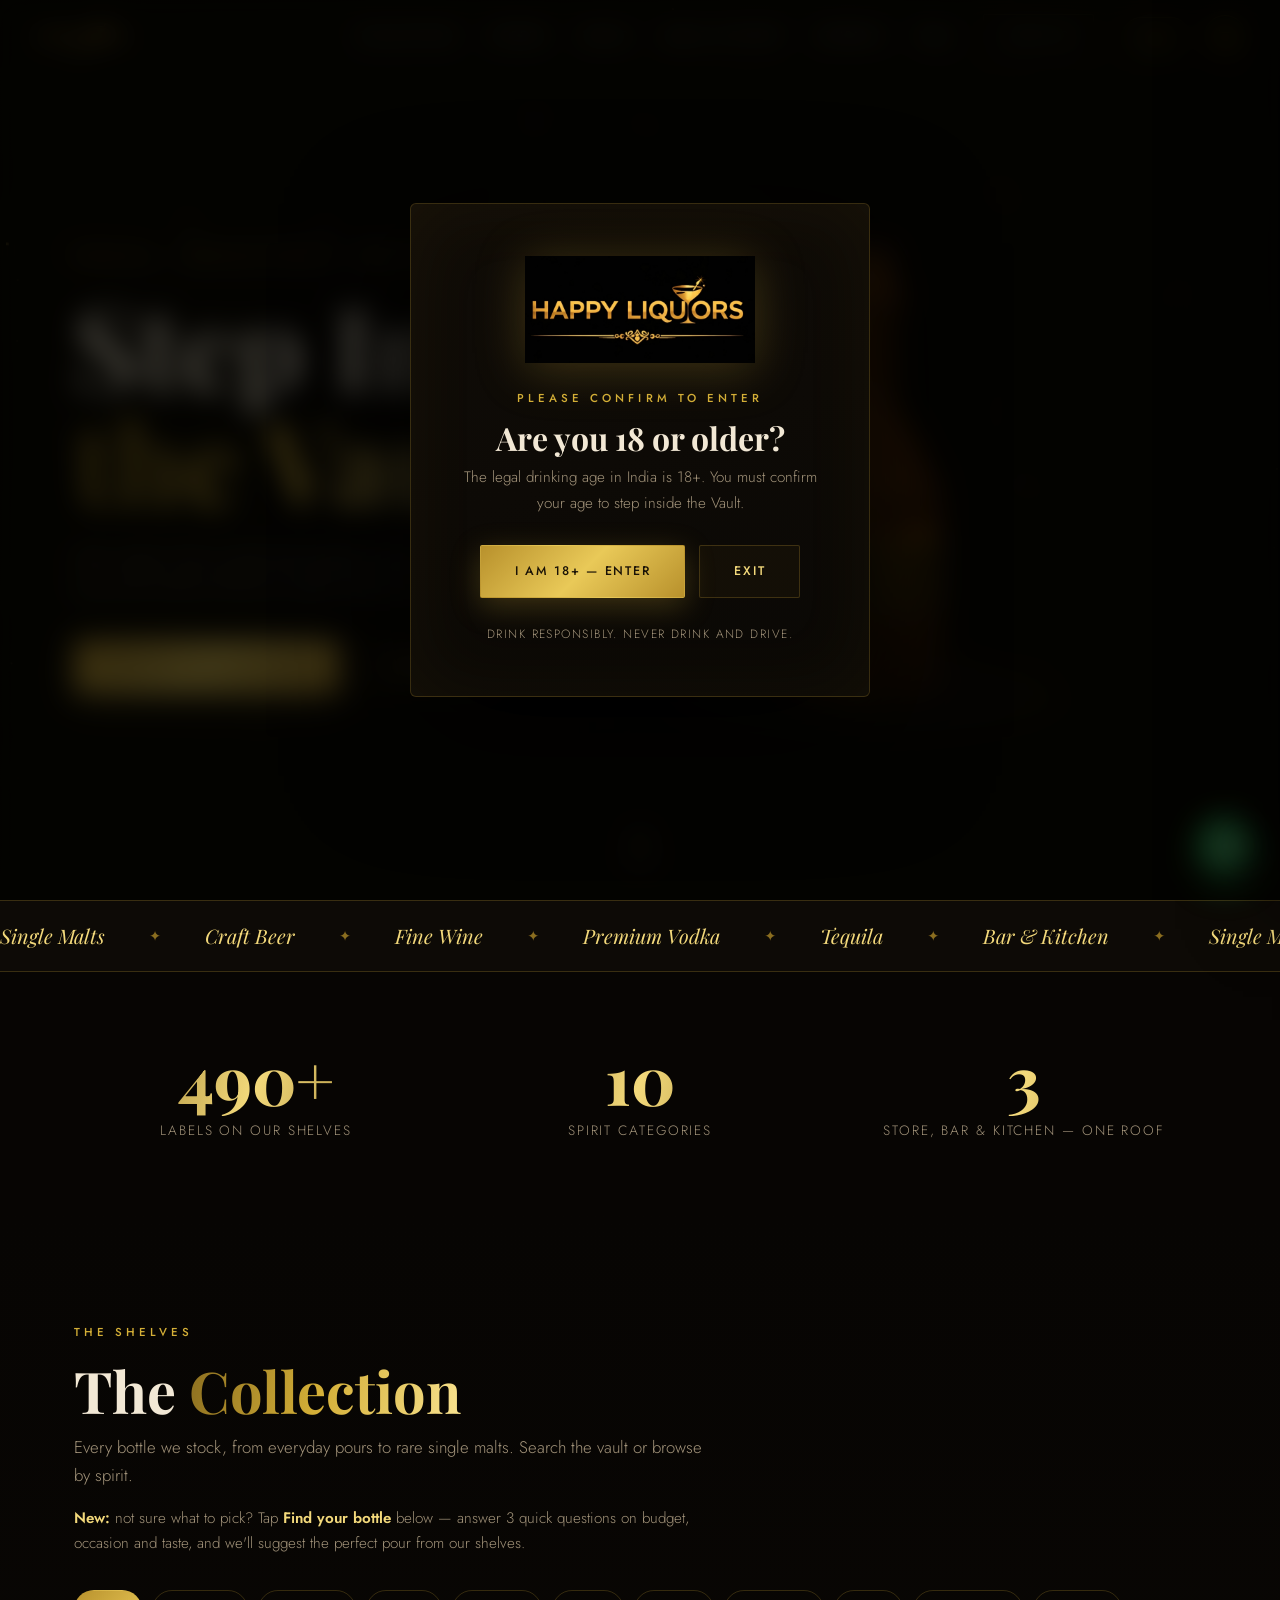
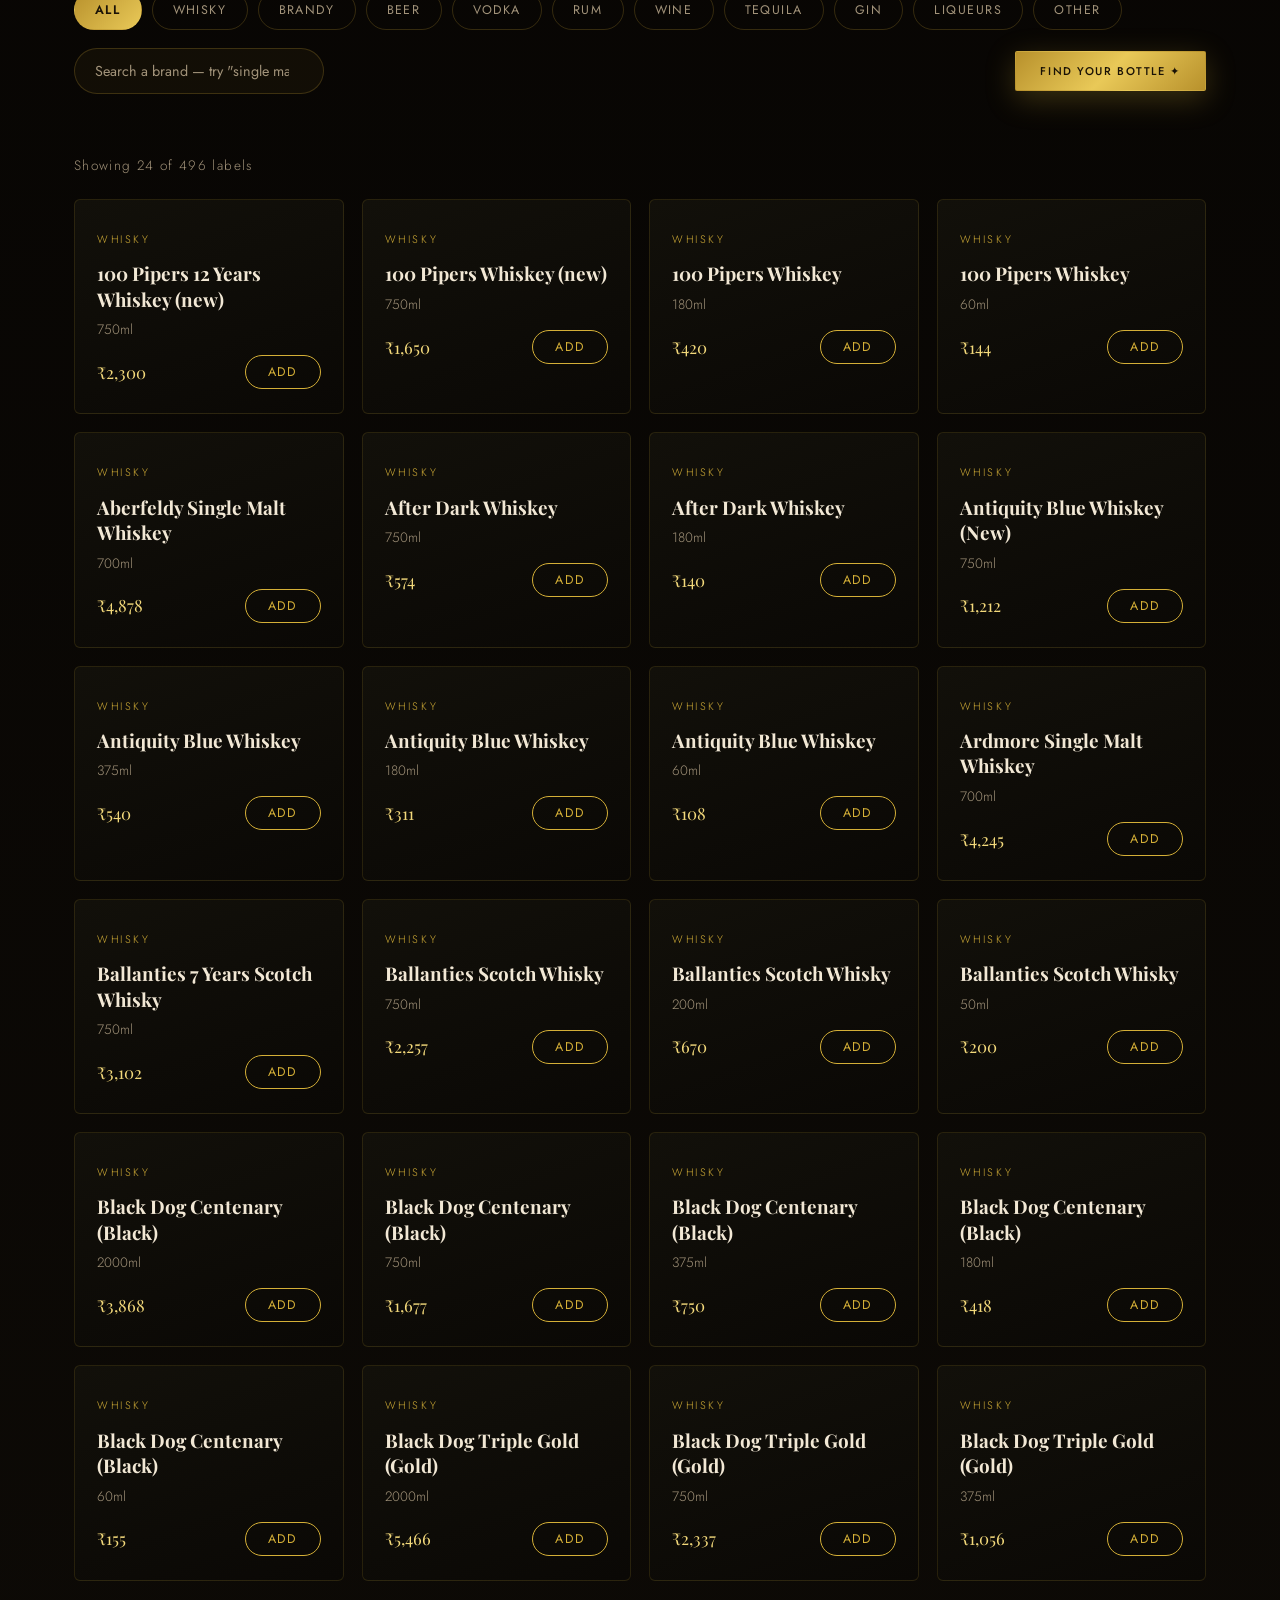
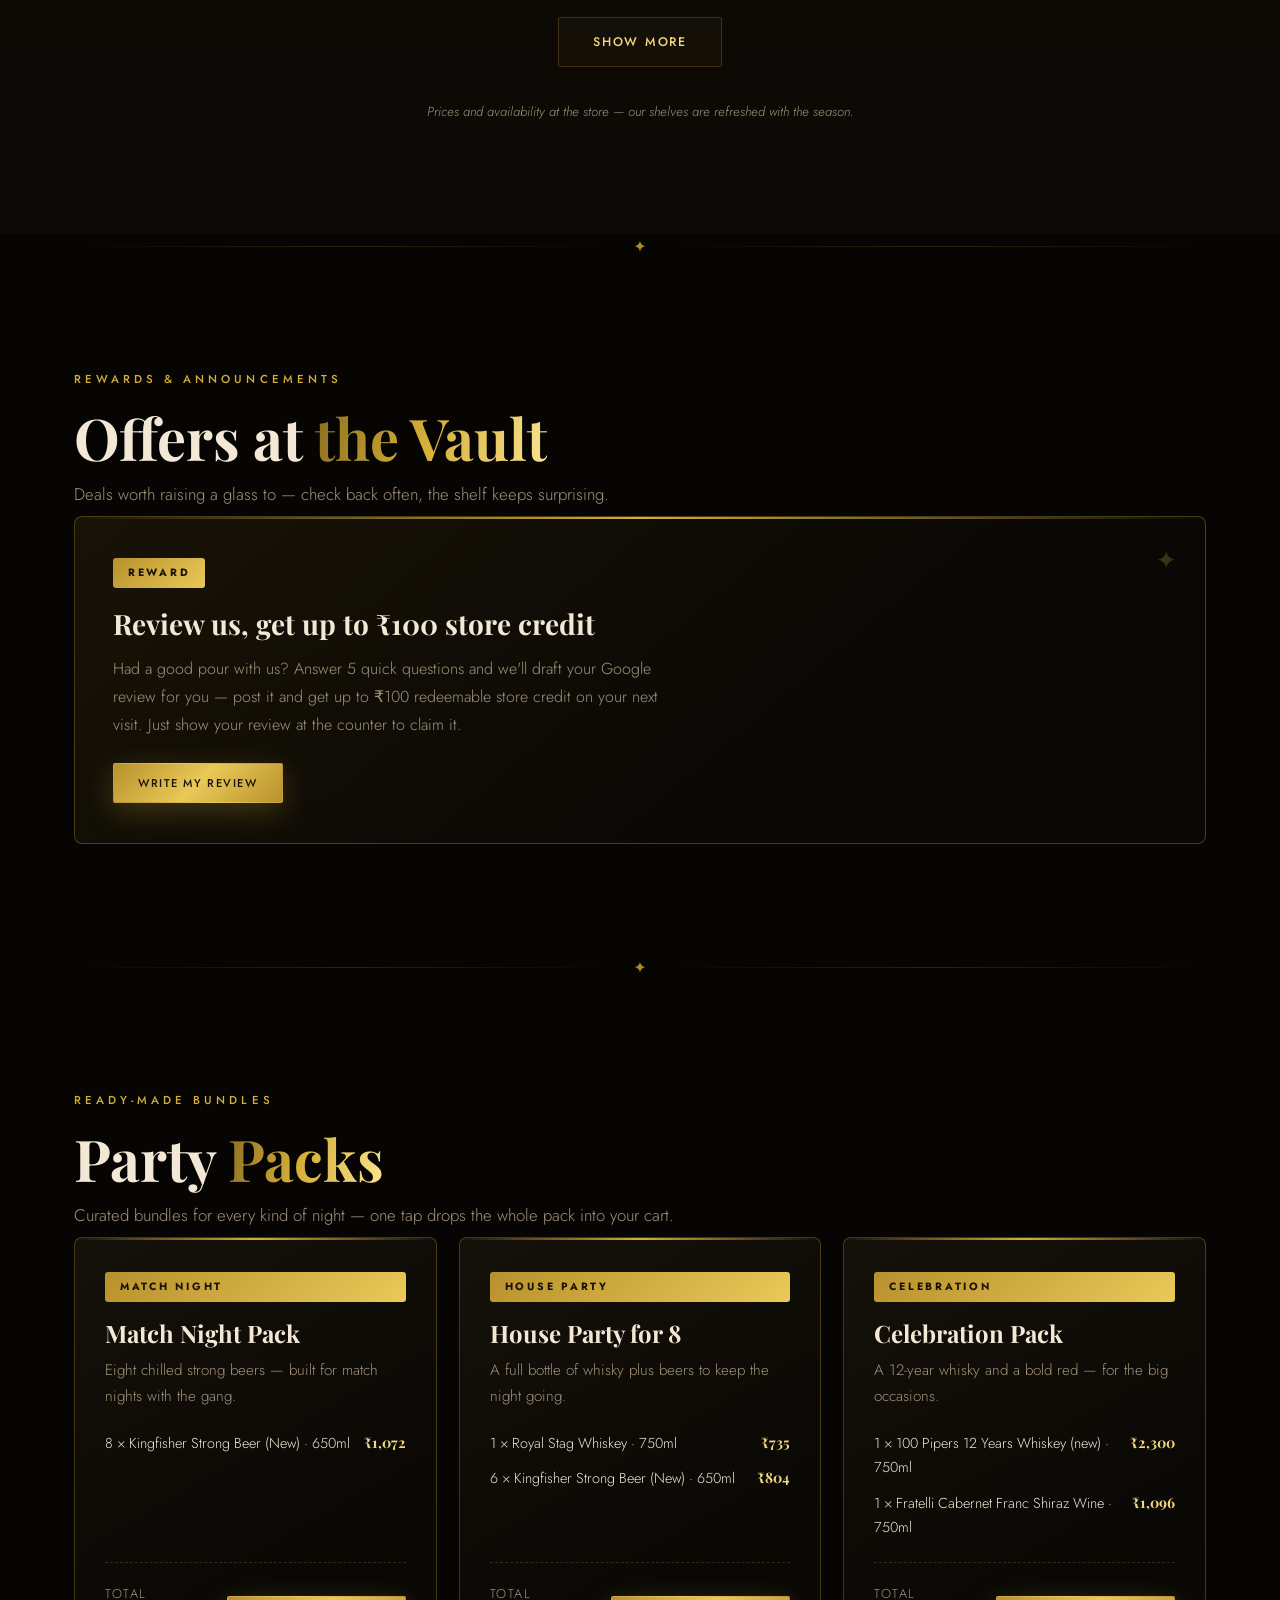
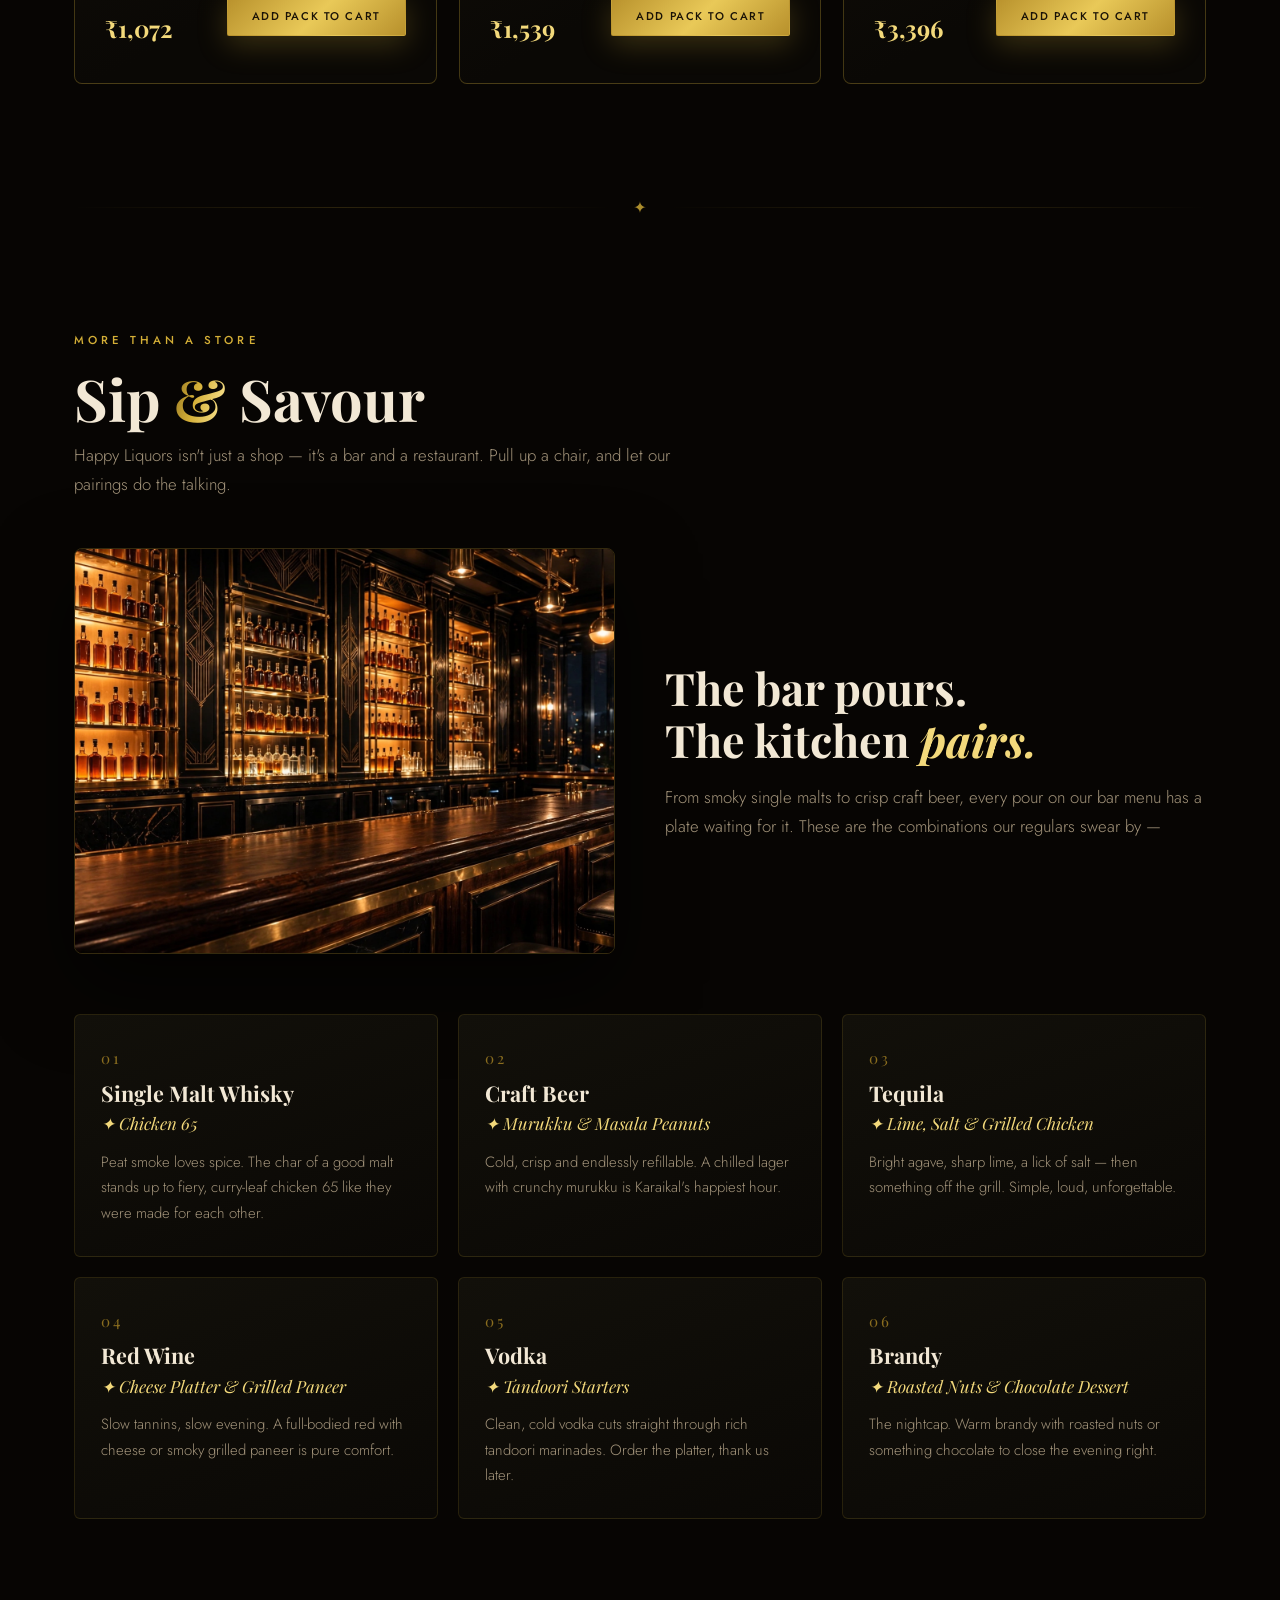
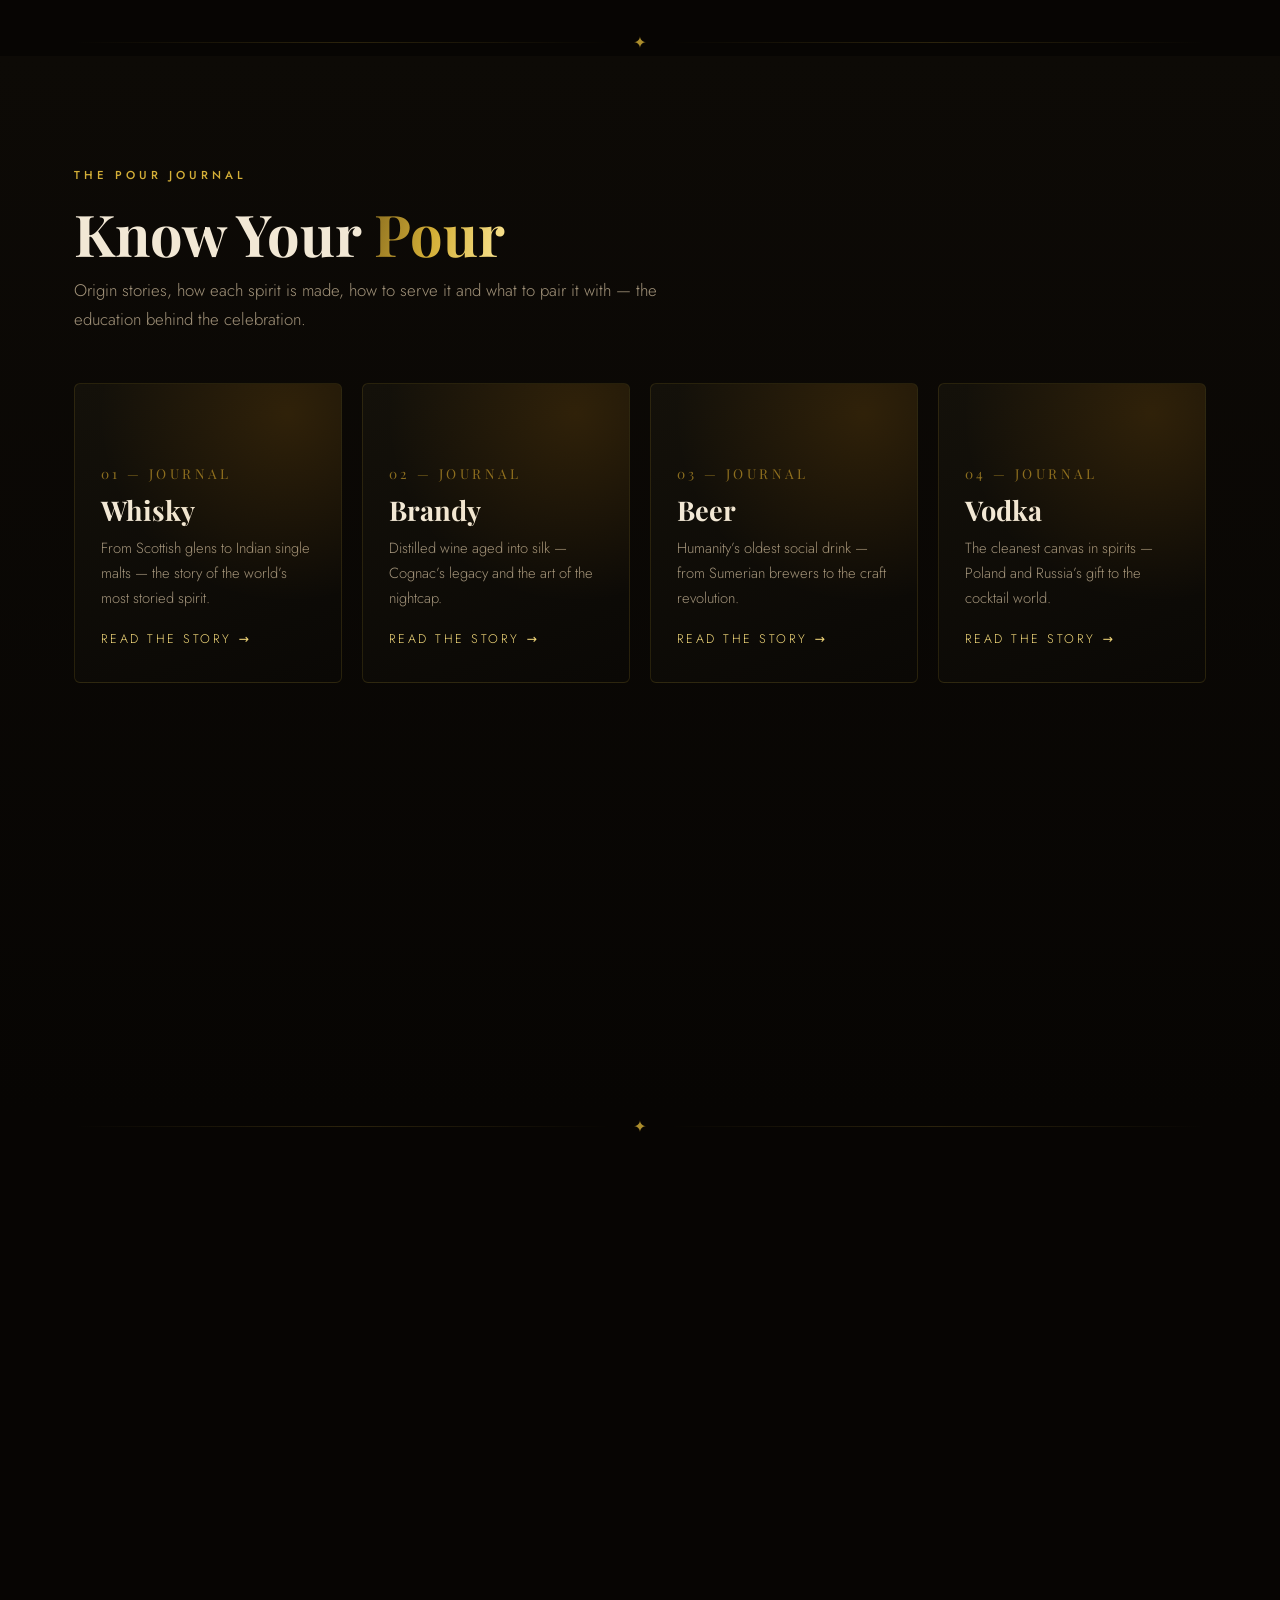
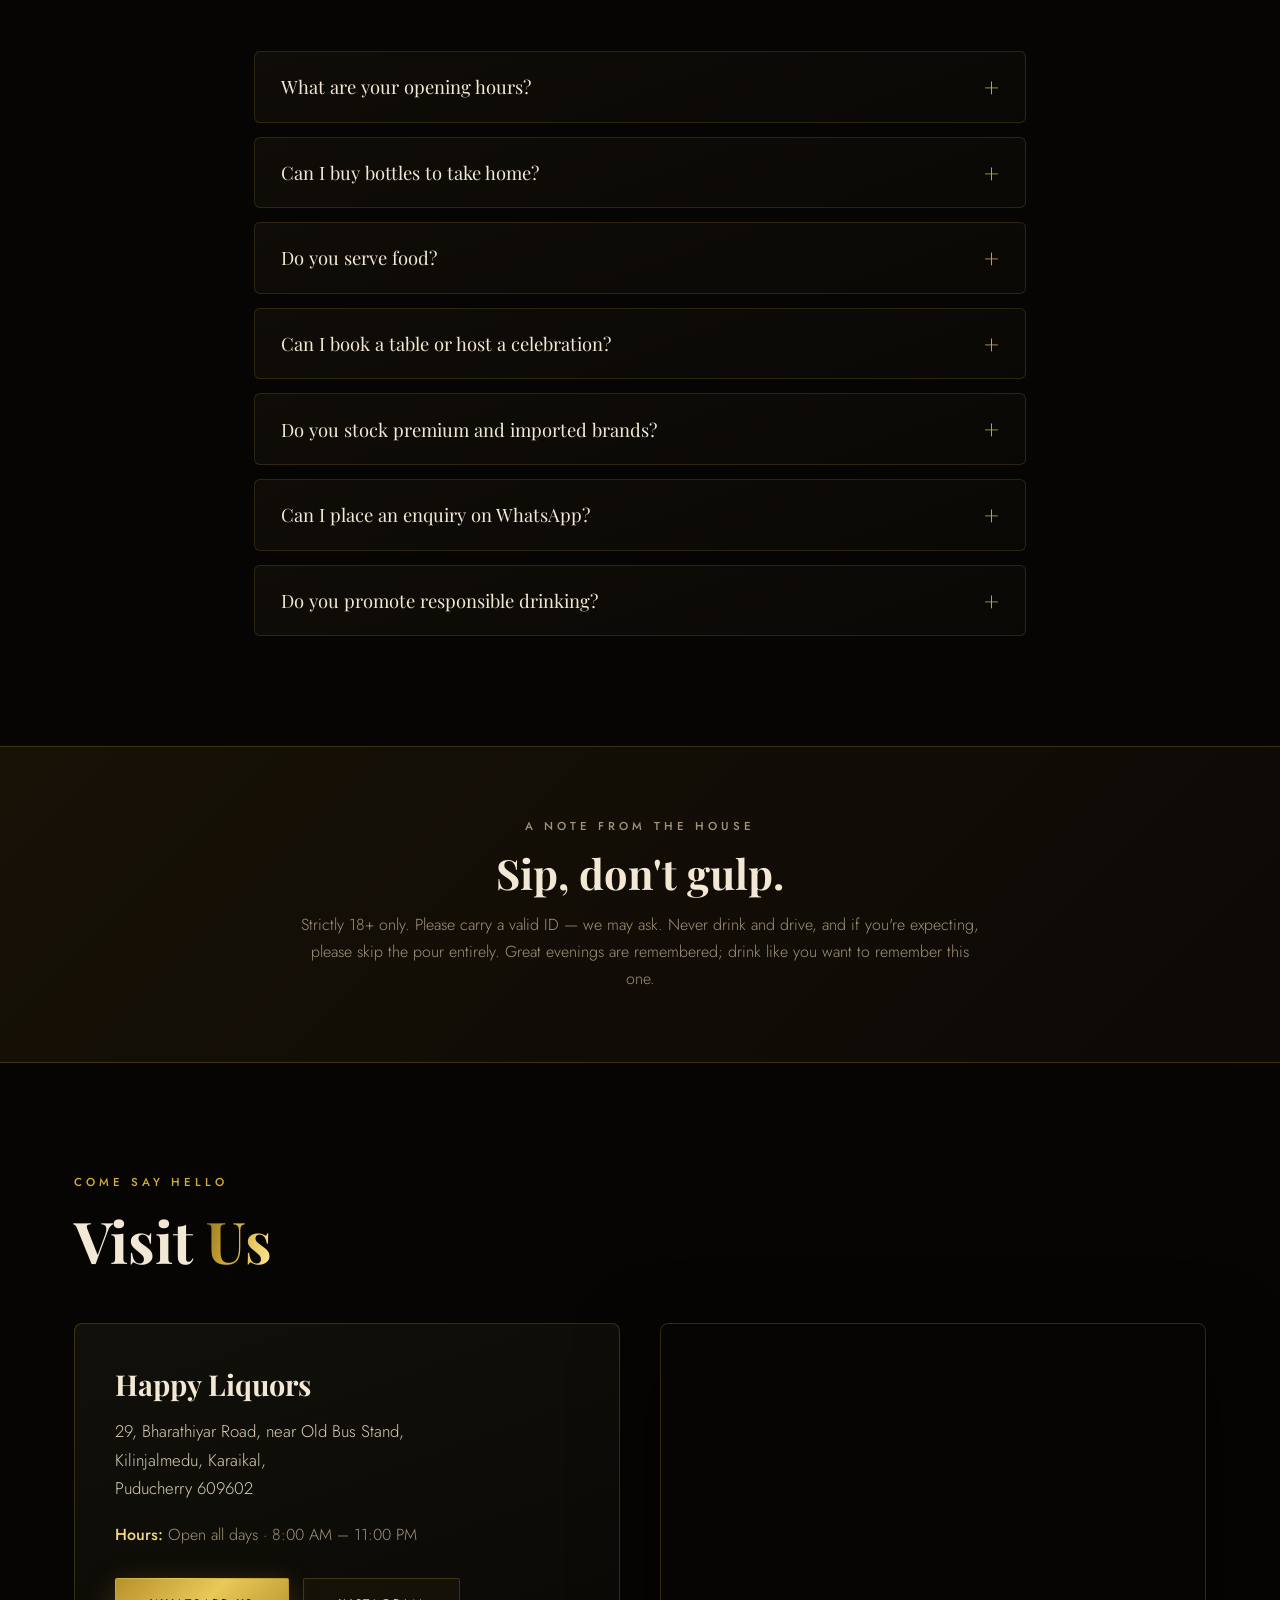
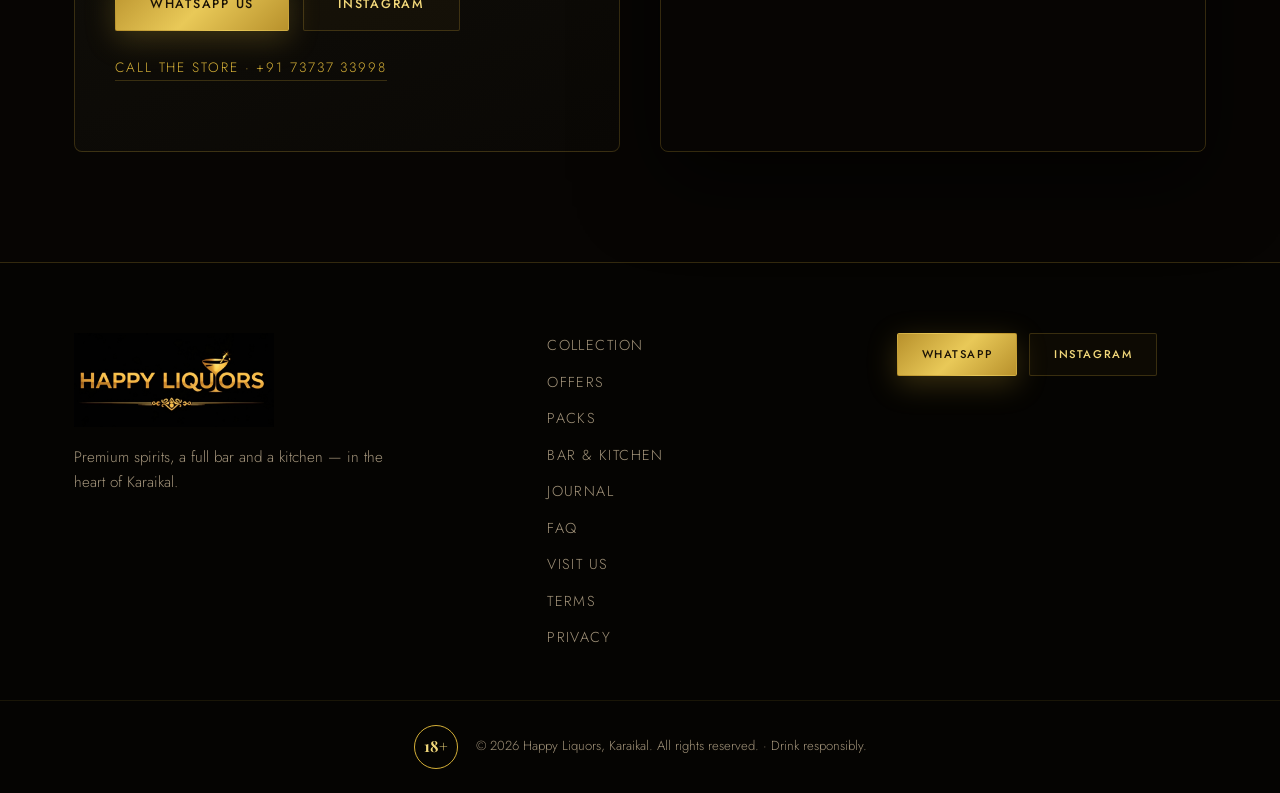
<file: index.html>
<!DOCTYPE html>
<html lang="en">
<head>
<meta charset="UTF-8">
<meta name="viewport" content="width=device-width, initial-scale=1.0">
<title>Happy Liquors — Karaikal | Premium Spirits, Bar &amp; Kitchen</title>
<meta name="description" content="Happy Liquors, Karaikal — 490+ labels of premium spirits, a full bar and a kitchen that knows what to pour. Shop, sip & dine. 18+ only. Drink responsibly.">
<link rel="preconnect" href="https://fonts.googleapis.com">
<link rel="preconnect" href="https://fonts.gstatic.com" crossorigin>
<link href="https://fonts.googleapis.com/css2?family=Playfair+Display:ital,wght@0,500;0,600;0,700;0,800;1,500;1,600&family=Jost:wght@300;400;500;600&display=swap" rel="stylesheet">
<link rel="stylesheet" href="styles.css">
<link rel="icon" href="logo.jpg">
<script src="three.min.js"></script>
<script src="gsap.min.js"></script>
<script src="ScrollTrigger.min.js"></script>
</head>
<body>

<!-- ══════════ AGE GATE ══════════ -->
<div id="ageGate" class="age-gate" role="dialog" aria-modal="true" aria-label="Age verification">
  <div class="age-card" data-reveal>
    <img src="logo.jpg" alt="Happy Liquors" class="age-logo">
    <p class="kicker" data-i18n="age_kicker">Please confirm to enter</p>
    <h2 data-i18n="age_title">Are you 18 or older?</h2>
    <p class="age-sub" data-i18n="age_sub">The legal drinking age in India is 18+. You must confirm your age to step inside the Vault.</p>
    <div class="age-actions">
      <button id="ageYes" class="btn btn-gold" data-i18n="age_yes">I am 18+ — Enter</button>
      <a class="btn btn-ghost" href="https://www.google.com" data-i18n="age_exit">Exit</a>
    </div>
    <p class="age-note" data-i18n="age_note">Drink responsibly. Never drink and drive.</p>
  </div>
</div>

<!-- ══════════ NAV ══════════ -->
<header id="nav" class="nav">
  <a href="#hero" class="nav-brand"><img src="logo.jpg" alt="Happy Liquors"></a>
  <nav class="nav-links">
    <a href="#collection" data-i18n="nav_collection">Collection</a>
    <a href="#offers" data-i18n="nav_offers">Offers</a>
    <a href="#packs" data-i18n="nav_packs">Packs</a>
    <a href="#bar-kitchen" data-i18n="nav_barkitchen">Bar &amp; Kitchen</a>
    <a href="#journal" data-i18n="nav_journal">Journal</a>
    <a href="#faq" data-i18n="nav_faq">FAQ</a>
    <a href="#visit" class="nav-cta" data-i18n="nav_visit">Visit Us</a>
  </nav>
  <div class="nav-actions">
    <button id="langBtn" class="lang-btn" aria-label="Switch language">தமிழ்</button>
    <button id="cartBtn" class="cart-btn" aria-label="Open cart">
      <svg viewBox="0 0 24 24" fill="none" stroke="currentColor" stroke-width="1.8" stroke-linecap="round" stroke-linejoin="round"><path d="M6 8h15l-1.6 9.2a1 1 0 0 1-1 .8H8.7a1 1 0 0 1-1-.8L6 8z"/><path d="M6 8 5 3.5H2"/><circle cx="9.5" cy="20.5" r="1.3"/><circle cx="17" cy="20.5" r="1.3"/></svg>
      <span id="cartCount" class="cart-count" style="display:none">0</span>
    </button>
    <button id="navToggle" class="nav-toggle" aria-label="Menu"><span></span><span></span><span></span></button>
  </div>
</header>
<div id="mobileMenu" class="mobile-menu">
  <a href="#collection" data-i18n="nav_collection">Collection</a>
  <a href="#offers" data-i18n="nav_offers">Offers</a>
  <a href="#packs" data-i18n="nav_packs">Packs</a>
  <a href="#bar-kitchen" data-i18n="nav_barkitchen">Bar &amp; Kitchen</a>
  <a href="#journal" data-i18n="nav_journal">Journal</a>
  <a href="#faq" data-i18n="nav_faq">FAQ</a>
  <a href="#visit" data-i18n="nav_visit">Visit Us</a>
</div>

<!-- ══════════ HERO ══════════ -->
<section id="hero" class="hero">
  <canvas id="gl"></canvas>
  <div class="hero-shade"></div>
  <div class="hero-inner">
    <p class="kicker hero-kicker">Karaikal &middot; Premium Spirits &middot; Bar &amp; Kitchen</p>
    <h1 class="hero-title">Step Inside<br><span class="gold-text">the Vault</span></h1>
    <p class="hero-sub" data-i18n="hero_sub">490+ labels of the world's finest whisky, brandy, beer, wine &amp; more — plus a bar and a kitchen that know exactly what to pour with your plate.</p>
    <div class="hero-actions">
      <a href="#collection" class="btn btn-gold" data-i18n="hero_cta1">Explore the Collection</a>
      <a href="#visit" class="btn btn-ghost" data-i18n="hero_cta2">Find Us</a>
    </div>
  </div>
  <a href="#collection" class="scroll-hint" aria-label="Scroll down"><span></span></a>
</section>

<!-- ══════════ MARQUEE ══════════ -->
<div class="marquee" aria-hidden="true">
  <div class="marquee-track">
    <span>Single Malts</span><i>&#10022;</i><span>Craft Beer</span><i>&#10022;</i><span>Fine Wine</span><i>&#10022;</i><span>Premium Vodka</span><i>&#10022;</i><span>Tequila</span><i>&#10022;</i><span>Bar &amp; Kitchen</span><i>&#10022;</i>
    <span>Single Malts</span><i>&#10022;</i><span>Craft Beer</span><i>&#10022;</i><span>Fine Wine</span><i>&#10022;</i><span>Premium Vodka</span><i>&#10022;</i><span>Tequila</span><i>&#10022;</i><span>Bar &amp; Kitchen</span><i>&#10022;</i>
  </div>
</div>

<!-- ══════════ STATS ══════════ -->
<section class="stats">
  <div class="stat" data-reveal><span class="stat-num" data-count="490" data-suffix="+">0</span><span class="stat-label" data-i18n="stat1">Labels on our shelves</span></div>
  <div class="stat" data-reveal><span class="stat-num" data-count="10">0</span><span class="stat-label" data-i18n="stat2">Spirit categories</span></div>
  <div class="stat" data-reveal><span class="stat-num" data-count="3">0</span><span class="stat-label" data-i18n="stat3">Store, bar &amp; kitchen — one roof</span></div>
</section>

<!-- ══════════ COLLECTION ══════════ -->
<section id="collection" class="section collection">
  <div class="wrap">
    <p class="kicker" data-reveal data-i18n="col_kicker">The shelves</p>
    <h2 data-reveal data-i18n-html="col_title">The <span class="gold-text">Collection</span></h2>
    <p class="section-sub" data-reveal data-i18n="col_sub">Every bottle we stock, from everyday pours to rare single malts. Search the vault or browse by spirit.</p>
    <p class="finder-hint" data-reveal data-i18n-html="finder_hint"><strong>New:</strong> not sure what to pick? Tap <strong>Find your bottle</strong> below — answer 3 quick questions on budget, occasion and taste, and we'll suggest the perfect pour from our shelves.</p>
    <div class="collection-tools" data-reveal>
      <div id="catTabs" class="cat-tabs"></div>
      <input id="stockSearch" class="stock-search" type="search" data-i18n-ph="search_ph" placeholder="Search a brand — try &quot;single malt&quot;…" aria-label="Search brands">
      <button id="finderBtn" class="btn btn-gold btn-sm" data-i18n="finder_btn">Find your bottle ✦</button>
    </div>
    <div id="priceTabs" class="price-tabs" data-reveal></div>
    <p id="stockCount" class="stock-count"></p>
    <div id="stockGrid" class="stock-grid"></div>
    <div class="center"><button id="showMore" class="btn btn-ghost" data-i18n="show_more">Show more</button></div>
    <p class="fineprint" data-i18n="col_fine">Prices and availability at the store — our shelves are refreshed with the season.</p>
  </div>
</section>

<div class="divider" aria-hidden="true"><span></span><i>&#10022;</i><span></span></div>

<!-- ══════════ OFFERS ══════════ -->
<section id="offers" class="section offers">
  <div class="wrap">
    <p class="kicker" data-reveal data-i18n="off_kicker">Rewards &amp; announcements</p>
    <h2 data-reveal data-i18n-html="off_title">Offers at <span class="gold-text">the Vault</span></h2>
    <p class="section-sub" data-reveal data-i18n="off_sub">Deals worth raising a glass to — check back often, the shelf keeps surprising.</p>
    <div id="offerGrid" class="offer-grid"></div>
  </div>
</section>

<div class="divider" aria-hidden="true"><span></span><i>&#10022;</i><span></span></div>

<!-- ══════════ PARTY PACKS ══════════ -->
<section id="packs" class="section packs">
  <div class="wrap">
    <p class="kicker" data-reveal data-i18n="pack_kicker">Ready-made bundles</p>
    <h2 data-reveal data-i18n-html="pack_title">Party <span class="gold-text">Packs</span></h2>
    <p class="section-sub" data-reveal data-i18n="pack_sub">Curated bundles for every kind of night — one tap drops the whole pack into your cart.</p>
    <div id="packGrid" class="pack-grid"></div>
  </div>
</section>

<div class="divider" aria-hidden="true"><span></span><i>&#10022;</i><span></span></div>

<!-- ══════════ BAR & KITCHEN ══════════ -->
<section id="bar-kitchen" class="section bar-kitchen">
  <div class="wrap">
    <p class="kicker" data-reveal data-i18n="bk_kicker">More than a store</p>
    <h2 data-reveal data-i18n-html="bk_title">Sip <span class="gold-text">&amp;</span> Savour</h2>
    <p class="section-sub" data-reveal data-i18n="bk_sub">Happy Liquors isn't just a shop — it's a bar and a restaurant. Pull up a chair, and let our pairings do the talking.</p>
    <div class="bk-grid">
      <div class="bk-photo" data-reveal><img src="bar-interior.webp" alt="Illustration of a moody, gold-lit luxury bar interior"></div>
      <div class="bk-copy" data-reveal>
        <h3>The bar pours.<br>The kitchen <em>pairs.</em></h3>
        <p>From smoky single malts to crisp craft beer, every pour on our bar menu has a plate waiting for it. These are the combinations our regulars swear by —</p>
      </div>
    </div>
    <div class="pair-grid">
      <div class="pair-card" data-reveal data-tilt><span class="pair-no">01</span><h4>Single Malt Whisky</h4><p class="pair-with">&#10022; Chicken 65</p><p>Peat smoke loves spice. The char of a good malt stands up to fiery, curry-leaf chicken 65 like they were made for each other.</p></div>
      <div class="pair-card" data-reveal data-tilt><span class="pair-no">02</span><h4>Craft Beer</h4><p class="pair-with">&#10022; Murukku &amp; Masala Peanuts</p><p>Cold, crisp and endlessly refillable. A chilled lager with crunchy murukku is Karaikal's happiest hour.</p></div>
      <div class="pair-card" data-reveal data-tilt><span class="pair-no">03</span><h4>Tequila</h4><p class="pair-with">&#10022; Lime, Salt &amp; Grilled Chicken</p><p>Bright agave, sharp lime, a lick of salt — then something off the grill. Simple, loud, unforgettable.</p></div>
      <div class="pair-card" data-reveal data-tilt><span class="pair-no">04</span><h4>Red Wine</h4><p class="pair-with">&#10022; Cheese Platter &amp; Grilled Paneer</p><p>Slow tannins, slow evening. A full-bodied red with cheese or smoky grilled paneer is pure comfort.</p></div>
      <div class="pair-card" data-reveal data-tilt><span class="pair-no">05</span><h4>Vodka</h4><p class="pair-with">&#10022; Tandoori Starters</p><p>Clean, cold vodka cuts straight through rich tandoori marinades. Order the platter, thank us later.</p></div>
      <div class="pair-card" data-reveal data-tilt><span class="pair-no">06</span><h4>Brandy</h4><p class="pair-with">&#10022; Roasted Nuts &amp; Chocolate Dessert</p><p>The nightcap. Warm brandy with roasted nuts or something chocolate to close the evening right.</p></div>
    </div>
  </div>
</section>

<div class="divider" aria-hidden="true"><span></span><i>&#10022;</i><span></span></div>

<!-- ══════════ JOURNAL ══════════ -->
<section id="journal" class="section journal">
  <div class="wrap">
    <p class="kicker" data-reveal data-i18n="j_kicker">The pour journal</p>
    <h2 data-reveal data-i18n-html="j_title">Know Your <span class="gold-text">Pour</span></h2>
    <p class="section-sub" data-reveal data-i18n="j_sub">Origin stories, how each spirit is made, how to serve it and what to pair it with — the education behind the celebration.</p>
    <div id="journalGrid" class="journal-grid"></div>
  </div>
</section>

<!-- ══════════ READER ══════════ -->
<div id="reader" class="reader" role="dialog" aria-modal="true" aria-label="Article">
  <div class="reader-card">
    <button id="readerClose" class="reader-close" aria-label="Close article">&times;</button>
    <div id="readerBody" class="reader-body"></div>
  </div>
</div>

<div class="divider" aria-hidden="true"><span></span><i>&#10022;</i><span></span></div>

<!-- ══════════ FAQ ══════════ -->
<section id="faq" class="section faq">
  <div class="wrap narrow">
    <p class="kicker" data-reveal data-i18n="faq_kicker">Good to know</p>
    <h2 data-reveal data-i18n-html="faq_title">Frequently Asked <span class="gold-text">Questions</span></h2>
    <div id="faqList" class="faq-list"></div>
  </div>
</section>

<!-- ══════════ RESPONSIBLE ══════════ -->
<section class="responsible">
  <div class="wrap" data-reveal>
    <p class="kicker" data-i18n="resp_kicker">A note from the house</p>
    <h3 data-i18n="resp_title">Sip, don't gulp.</h3>
    <p data-i18n="resp_text">Strictly 18+ only. Please carry a valid ID — we may ask. Never drink and drive, and if you're expecting, please skip the pour entirely. Great evenings are remembered; drink like you want to remember this one.</p>
  </div>
</section>

<!-- ══════════ VISIT ══════════ -->
<section id="visit" class="section visit">
  <div class="wrap">
    <p class="kicker" data-reveal data-i18n="visit_kicker">Come say hello</p>
    <h2 data-reveal data-i18n-html="visit_title">Visit <span class="gold-text">Us</span></h2>
    <div class="visit-grid">
      <div class="visit-card" data-reveal>
        <h3>Happy Liquors</h3>
        <p class="visit-addr">29, Bharathiyar Road, near Old Bus Stand,<br>Kilinjalmedu, Karaikal,<br>Puducherry 609602</p>
        <p class="visit-hours"><strong data-i18n="hours_label">Hours:</strong> <span id="hoursText">Open daily &middot; 11:00 AM &ndash; 10:30 PM</span></p>
        <div class="visit-actions">
          <a id="waBtn" class="btn btn-gold" href="#" target="_blank" rel="noopener" data-i18n="wa_us">WhatsApp Us</a>
          <a class="btn btn-ghost" href="https://www.instagram.com/happy_liquors" target="_blank" rel="noopener">Instagram</a>
        </div>
        <a id="callBtn" class="visit-call" href="#">Call the store</a>
      </div>
      <div class="visit-map" data-reveal>
        <iframe title="Happy Liquors on the map" src="https://www.google.com/maps?q=Happy%20Liquors%2C%2029%20Bharathiyar%20Road%2C%20Karaikal%2C%20Puducherry%20609602&output=embed" loading="lazy" referrerpolicy="no-referrer-when-downgrade" allowfullscreen></iframe>
        <p class="map-fallback"><a href="https://maps.app.goo.gl/q3PNzdSarZh8tLr48?g_st=ac" target="_blank" rel="noopener" data-i18n="maps_open">Open in Google Maps ↗</a></p>
      </div>
    </div>
  </div>
</section>

<!-- ══════════ FOOTER ══════════ -->
<footer class="footer">
  <div class="wrap footer-grid">
    <div>
      <img src="logo.jpg" alt="Happy Liquors" class="footer-logo">
      <p class="footer-tag" data-i18n="footer_tag">Premium spirits, a full bar and a kitchen — in the heart of Karaikal.</p>
    </div>
    <div class="footer-links">
      <a href="#collection" data-i18n="nav_collection">Collection</a>
      <a href="#offers" data-i18n="nav_offers">Offers</a>
      <a href="#packs" data-i18n="nav_packs">Packs</a>
      <a href="#bar-kitchen" data-i18n="nav_barkitchen">Bar &amp; Kitchen</a>
      <a href="#journal" data-i18n="nav_journal">Journal</a>
      <a href="#faq" data-i18n="nav_faq">FAQ</a>
      <a href="#visit" data-i18n="nav_visit">Visit Us</a>
      <a href="terms.html">Terms</a>
      <a href="privacy.html">Privacy</a>
    </div>
    <div class="footer-contact">
      <a id="waBtn2" class="btn btn-gold btn-sm" href="#" target="_blank" rel="noopener" data-i18n="wa_short">WhatsApp</a>
      <a class="btn btn-ghost btn-sm" href="https://www.instagram.com/happy_liquors" target="_blank" rel="noopener">Instagram</a>
    </div>
  </div>
  <div class="footer-base">
    <span class="age-badge">18+</span>
    <p data-i18n-html="footer_rights">&copy; 2026 Happy Liquors, Karaikal. All rights reserved. &middot; Drink responsibly.</p>
  </div>
</footer>

<!-- ══════════ CART DRAWER ══════════ -->
<div id="cartOverlay" class="cart-overlay"></div>
<aside id="cartDrawer" class="cart-drawer" aria-label="Your order">
  <div class="cart-head">
    <h3 data-i18n="cart_title">Your Order</h3>
    <div class="cart-head-actions">
      <button id="cartClear" class="cart-clear" style="display:none" data-i18n="cart_clear">Clear</button>
      <button id="cartClose" class="cart-close" aria-label="Close cart">&times;</button>
    </div>
  </div>
  <div id="cartItems" class="cart-items"></div>
  <div id="orderHistory" class="order-history"></div>
  <div class="cart-foot-wrap">
    <input id="buyerPhone" type="tel" inputmode="tel" autocomplete="tel" maxlength="15" data-i18n-ph="cart_phone_ph" placeholder="Your mobile number (optional)">
    <div class="cart-total"><span data-i18n="cart_total">Total</span><strong id="cartTotal">₹0</strong></div>
    <a id="orderWa" class="btn btn-gold cart-order disabled" href="#" target="_blank" rel="noopener" data-i18n="cart_order">Order on WhatsApp</a>
    <p class="fineprint cart-note" data-i18n="cart_note">The shop confirms your order and payment on WhatsApp.</p>
  </div>
</aside>

<!-- ══════════ REVIEW GENERATOR ══════════ -->
<div id="reviewTool" class="review-tool" role="dialog" aria-modal="true" aria-label="Review generator">
  <div class="review-card">
    <button id="reviewClose" class="review-close" aria-label="Close">&times;</button>
    <div id="reviewSteps"></div>
  </div>
</div>

<!-- ══════════ BOTTLE FINDER ══════════ -->
<div id="finderTool" class="review-tool" role="dialog" aria-modal="true" aria-label="Bottle finder">
  <div class="review-card">
    <button class="review-close" aria-label="Close" data-finder-close>&times;</button>
    <div id="finderSteps"></div>
  </div>
</div>

<!-- ══════════ WHATSAPP FLOAT ══════════ -->
<a id="waFloat" class="wa-float" href="#" target="_blank" rel="noopener" aria-label="Chat on WhatsApp">
  <svg viewBox="0 0 32 32" fill="currentColor"><path d="M16 3C9.4 3 4 8.4 4 15c0 2.4.7 4.6 1.9 6.5L4 29l7.7-1.8c1.8 1 3.9 1.6 6.1 1.6h.1c6.6 0 12-5.4 12-12S22.6 3 16 3zm0 21.8c-1.9 0-3.7-.5-5.3-1.5l-.4-.2-4.6 1.1 1.2-4.5-.3-.4c-1.1-1.7-1.7-3.6-1.7-5.6C6 9.9 10.1 5.8 15.9 5.8S26 9.9 26 15.7s-4.2 9.1-10 9.1zm5.5-6.8c-.3-.2-1.8-.9-2-1-.3-.1-.5-.2-.7.1-.2.3-.8 1-1 1.2-.2.2-.4.2-.7.1-.3-.2-1.3-.5-2.4-1.5-.9-.8-1.5-1.8-1.7-2.1-.2-.3 0-.5.1-.6l.5-.6c.2-.2.2-.4.3-.6.1-.2 0-.4 0-.6-.1-.2-.7-1.8-1-2.4-.3-.6-.5-.6-.7-.6h-.6c-.2 0-.6.1-.9.4-.3.3-1.1 1.1-1.1 2.7s1.2 3.1 1.3 3.4c.2.2 2.3 3.5 5.5 4.9.8.3 1.4.5 1.8.7.8.2 1.5.2 2 .1.6-.1 1.8-.7 2-1.4.3-.7.3-1.3.2-1.4-.1-.2-.3-.2-.6-.4z"/></svg>
</a>

<script src="stock.js"></script>
<script src="articles.js"></script>
<script src="i18n.js"></script>
<script src="app.js"></script>
</body>
</html>
</file>
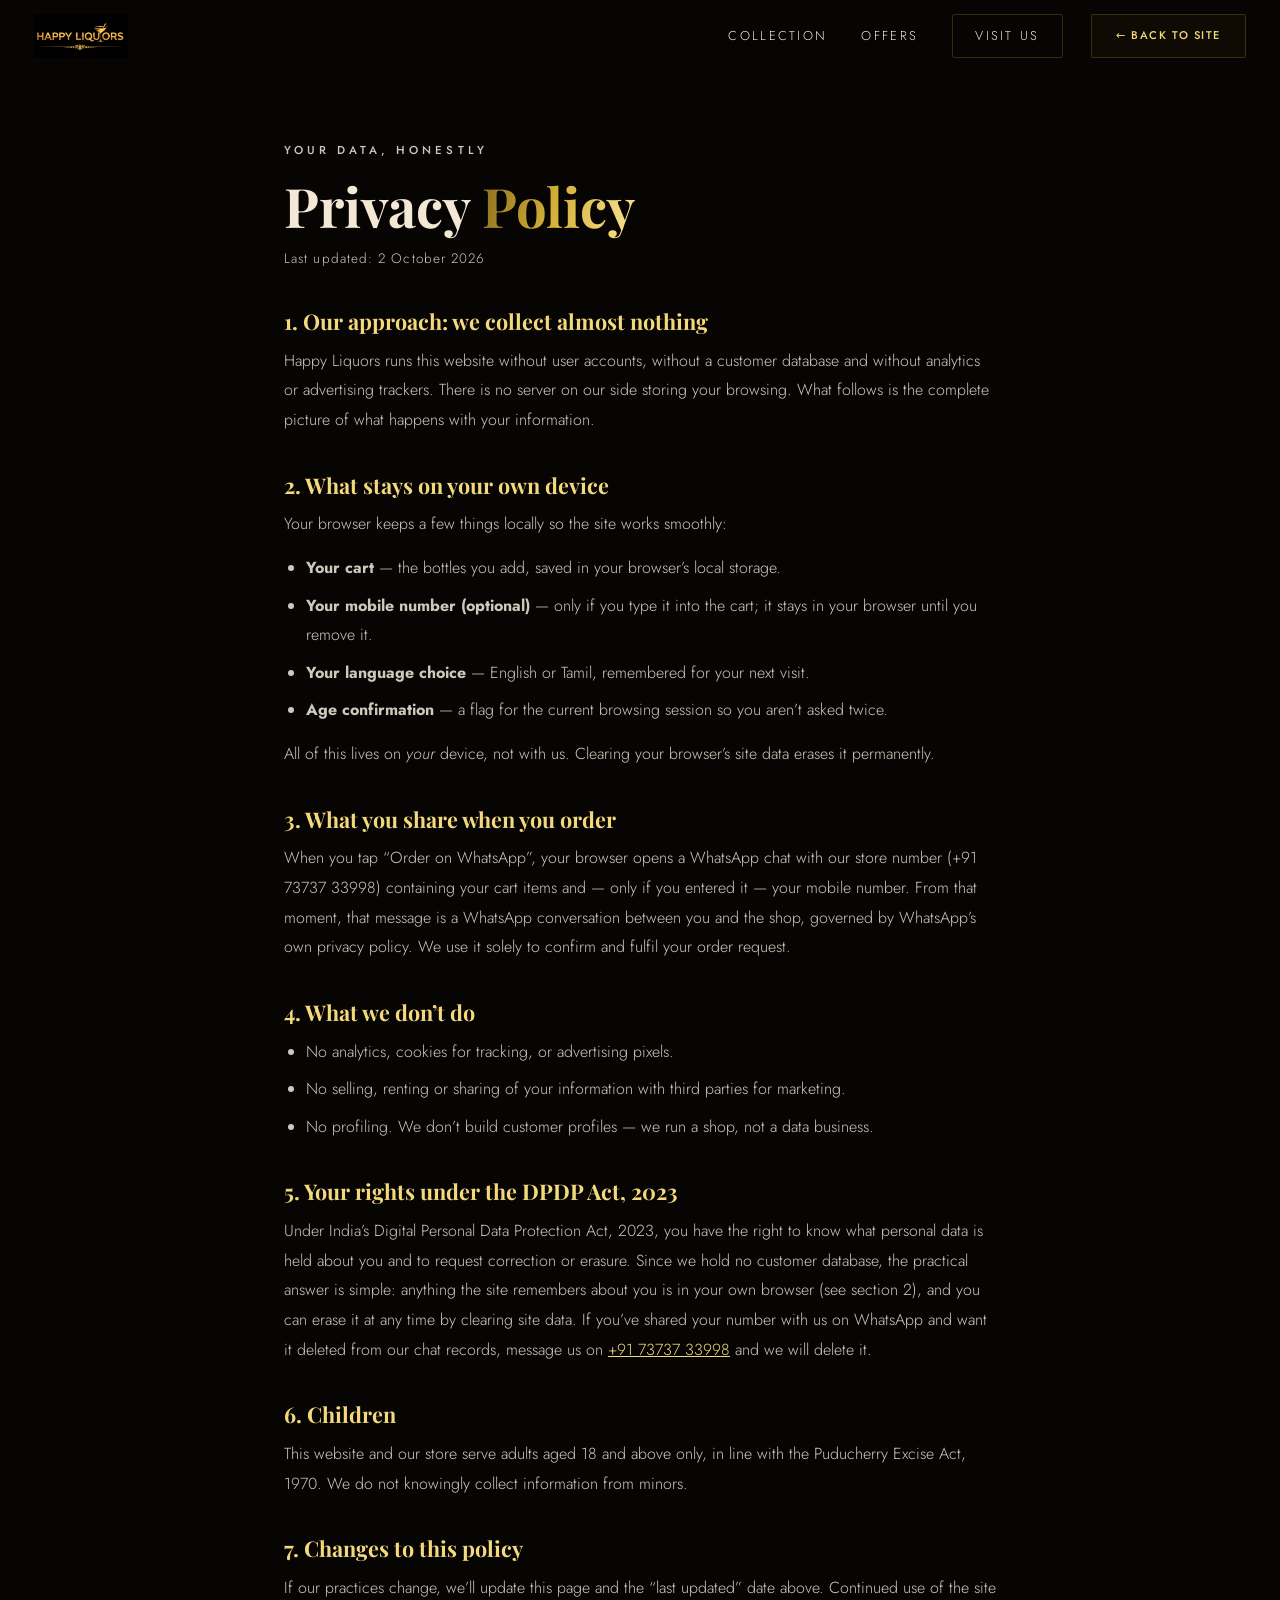
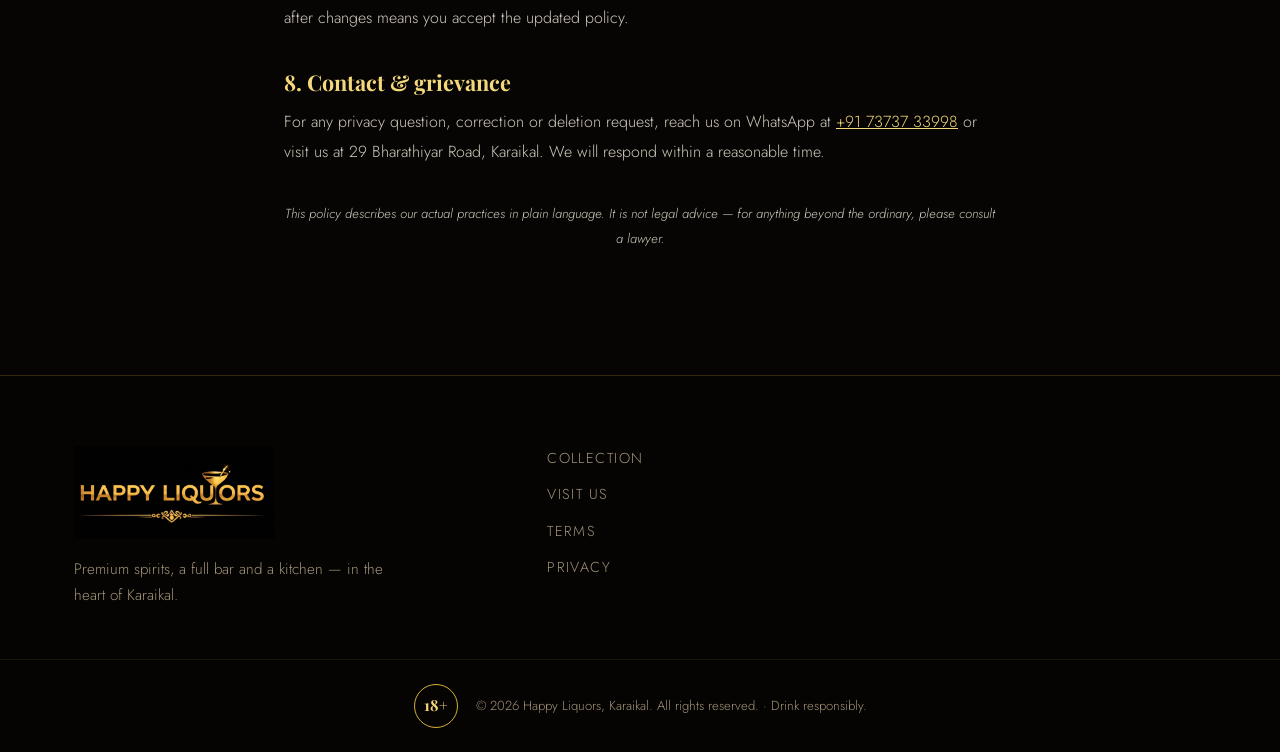
<file: privacy.html>
<!DOCTYPE html>
<html lang="en">
<head>
<meta charset="UTF-8">
<meta name="viewport" content="width=device-width, initial-scale=1.0">
<title>Privacy Policy — Happy Liquors, Karaikal</title>
<meta name="description" content="Privacy policy for the Happy Liquors website — what we collect (almost nothing), what stays on your device, and your rights.">
<link rel="preconnect" href="https://fonts.googleapis.com">
<link rel="preconnect" href="https://fonts.gstatic.com" crossorigin>
<link href="https://fonts.googleapis.com/css2?family=Playfair+Display:ital,wght@0,500;0,600;0,700;0,800;1,500;1,600&family=Jost:wght@300;400;500;600&display=swap" rel="stylesheet">
<link rel="stylesheet" href="styles.css">
<link rel="icon" href="logo.jpg">
</head>
<body>

<header class="nav">
  <a href="index.html" class="nav-brand"><img src="logo.jpg" alt="Happy Liquors"></a>
  <nav class="nav-links">
    <a href="index.html#collection">Collection</a>
    <a href="index.html#offers">Offers</a>
    <a href="index.html#visit" class="nav-cta">Visit Us</a>
  </nav>
  <div class="nav-actions">
    <a href="index.html" class="btn btn-ghost btn-sm">← Back to site</a>
  </div>
</header>

<main class="section legal">
  <div class="wrap narrow">
    <p class="kicker">Your data, honestly</p>
    <h1>Privacy <span class="gold-text">Policy</span></h1>
    <p class="legal-updated">Last updated: 2 October 2026</p>

    <h2>1. Our approach: we collect almost nothing</h2>
    <p>Happy Liquors runs this website without user accounts, without a customer database and without analytics or advertising trackers. There is no server on our side storing your browsing. What follows is the complete picture of what happens with your information.</p>

    <h2>2. What stays on your own device</h2>
    <p>Your browser keeps a few things locally so the site works smoothly:</p>
    <ul>
      <li><strong>Your cart</strong> — the bottles you add, saved in your browser’s local storage.</li>
      <li><strong>Your mobile number (optional)</strong> — only if you type it into the cart; it stays in your browser until you remove it.</li>
      <li><strong>Your language choice</strong> — English or Tamil, remembered for your next visit.</li>
      <li><strong>Age confirmation</strong> — a flag for the current browsing session so you aren’t asked twice.</li>
    </ul>
    <p>All of this lives on <em>your</em> device, not with us. Clearing your browser’s site data erases it permanently.</p>

    <h2>3. What you share when you order</h2>
    <p>When you tap “Order on WhatsApp”, your browser opens a WhatsApp chat with our store number (+91 73737 33998) containing your cart items and — only if you entered it — your mobile number. From that moment, that message is a WhatsApp conversation between you and the shop, governed by WhatsApp’s own privacy policy. We use it solely to confirm and fulfil your order request.</p>

    <h2>4. What we don’t do</h2>
    <ul>
      <li>No analytics, cookies for tracking, or advertising pixels.</li>
      <li>No selling, renting or sharing of your information with third parties for marketing.</li>
      <li>No profiling. We don’t build customer profiles — we run a shop, not a data business.</li>
    </ul>

    <h2>5. Your rights under the DPDP Act, 2023</h2>
    <p>Under India’s Digital Personal Data Protection Act, 2023, you have the right to know what personal data is held about you and to request correction or erasure. Since we hold no customer database, the practical answer is simple: anything the site remembers about you is in your own browser (see section 2), and you can erase it at any time by clearing site data. If you’ve shared your number with us on WhatsApp and want it deleted from our chat records, message us on <a href="https://wa.me/917373733998">+91 73737 33998</a> and we will delete it.</p>

    <h2>6. Children</h2>
    <p>This website and our store serve adults aged 18 and above only, in line with the Puducherry Excise Act, 1970. We do not knowingly collect information from minors.</p>

    <h2>7. Changes to this policy</h2>
    <p>If our practices change, we’ll update this page and the “last updated” date above. Continued use of the site after changes means you accept the updated policy.</p>

    <h2>8. Contact &amp; grievance</h2>
    <p>For any privacy question, correction or deletion request, reach us on WhatsApp at <a href="https://wa.me/917373733998">+91 73737 33998</a> or visit us at 29 Bharathiyar Road, Karaikal. We will respond within a reasonable time.</p>

    <p class="fineprint" style="margin-top:36px">This policy describes our actual practices in plain language. It is not legal advice — for anything beyond the ordinary, please consult a lawyer.</p>
  </div>
</main>

<footer class="footer">
  <div class="wrap footer-grid">
    <div>
      <img src="logo.jpg" alt="Happy Liquors" class="footer-logo">
      <p class="footer-tag">Premium spirits, a full bar and a kitchen — in the heart of Karaikal.</p>
    </div>
    <div class="footer-links">
      <a href="index.html#collection">Collection</a>
      <a href="index.html#visit">Visit Us</a>
      <a href="terms.html">Terms</a>
      <a href="privacy.html">Privacy</a>
    </div>
  </div>
  <div class="footer-base">
    <span class="age-badge">18+</span>
    <p>&copy; 2026 Happy Liquors, Karaikal. All rights reserved. &middot; Drink responsibly.</p>
  </div>
</footer>

</body>
</html>
</file>
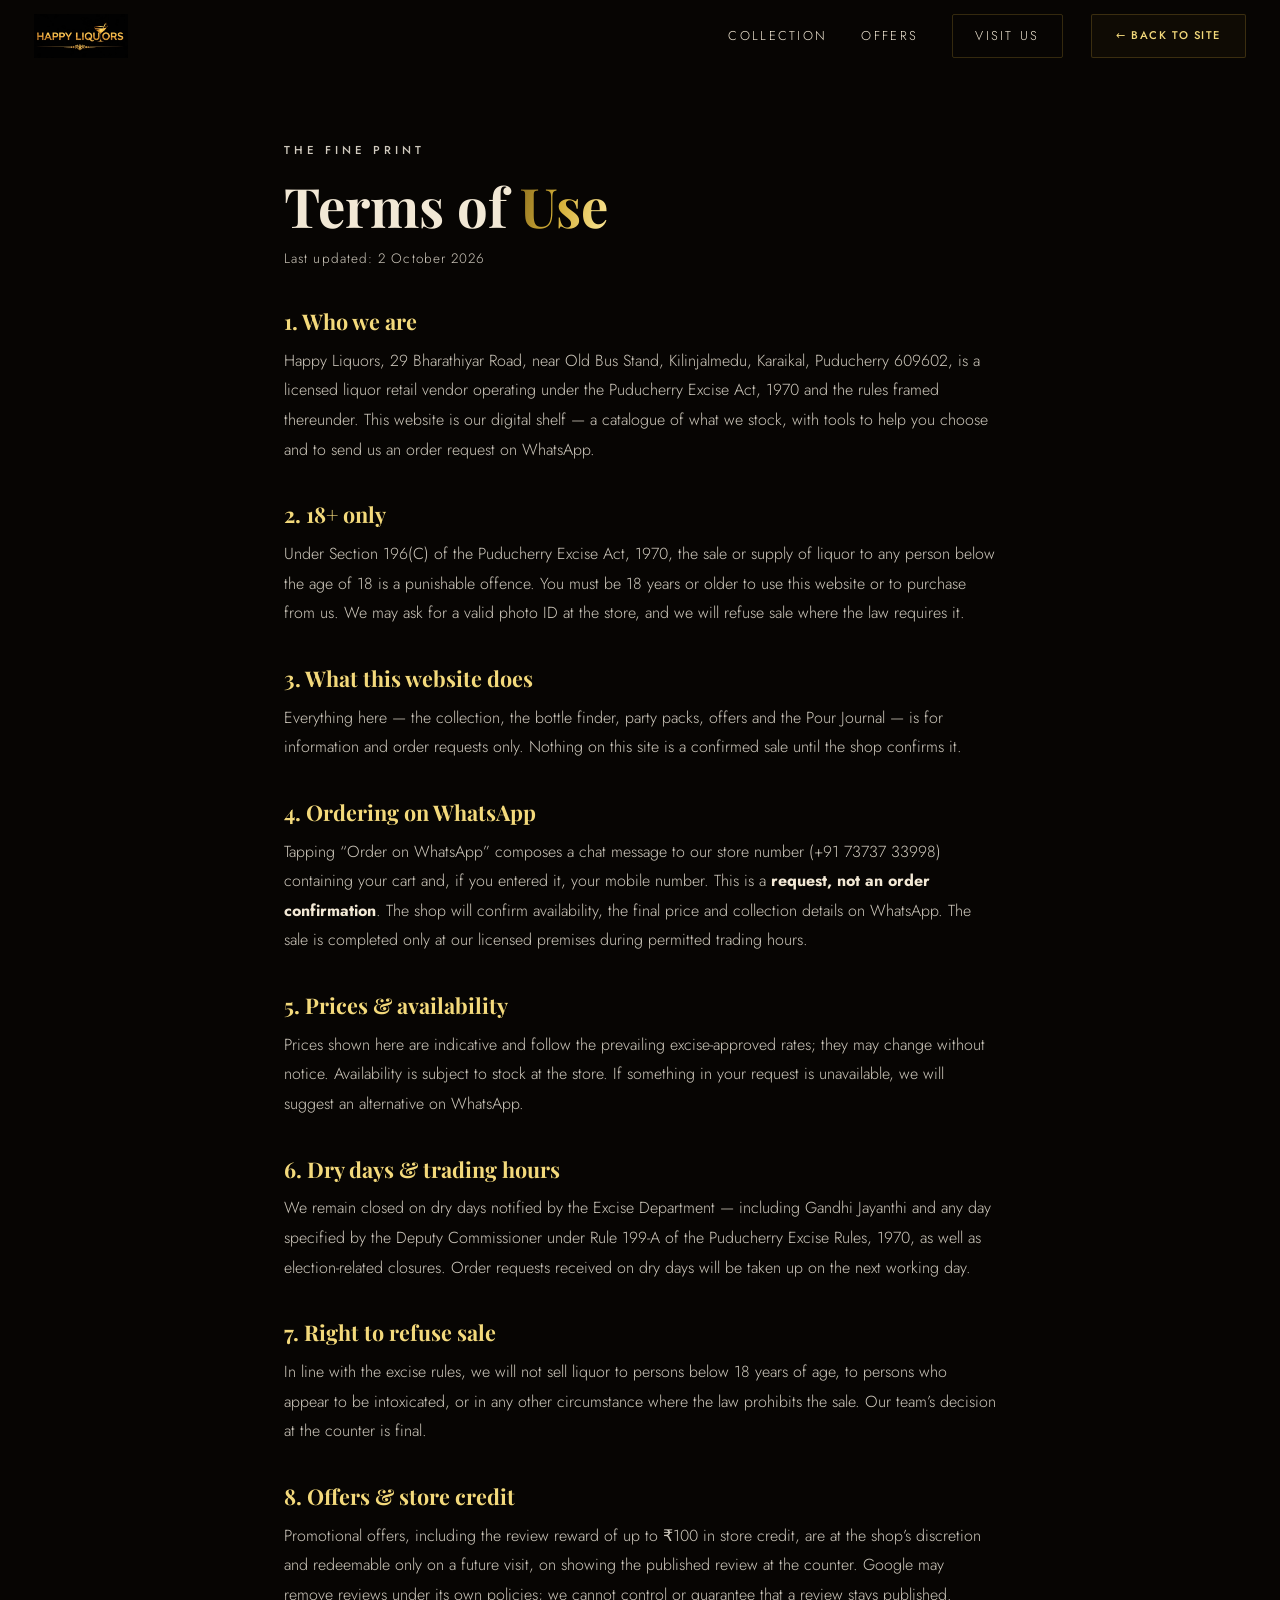
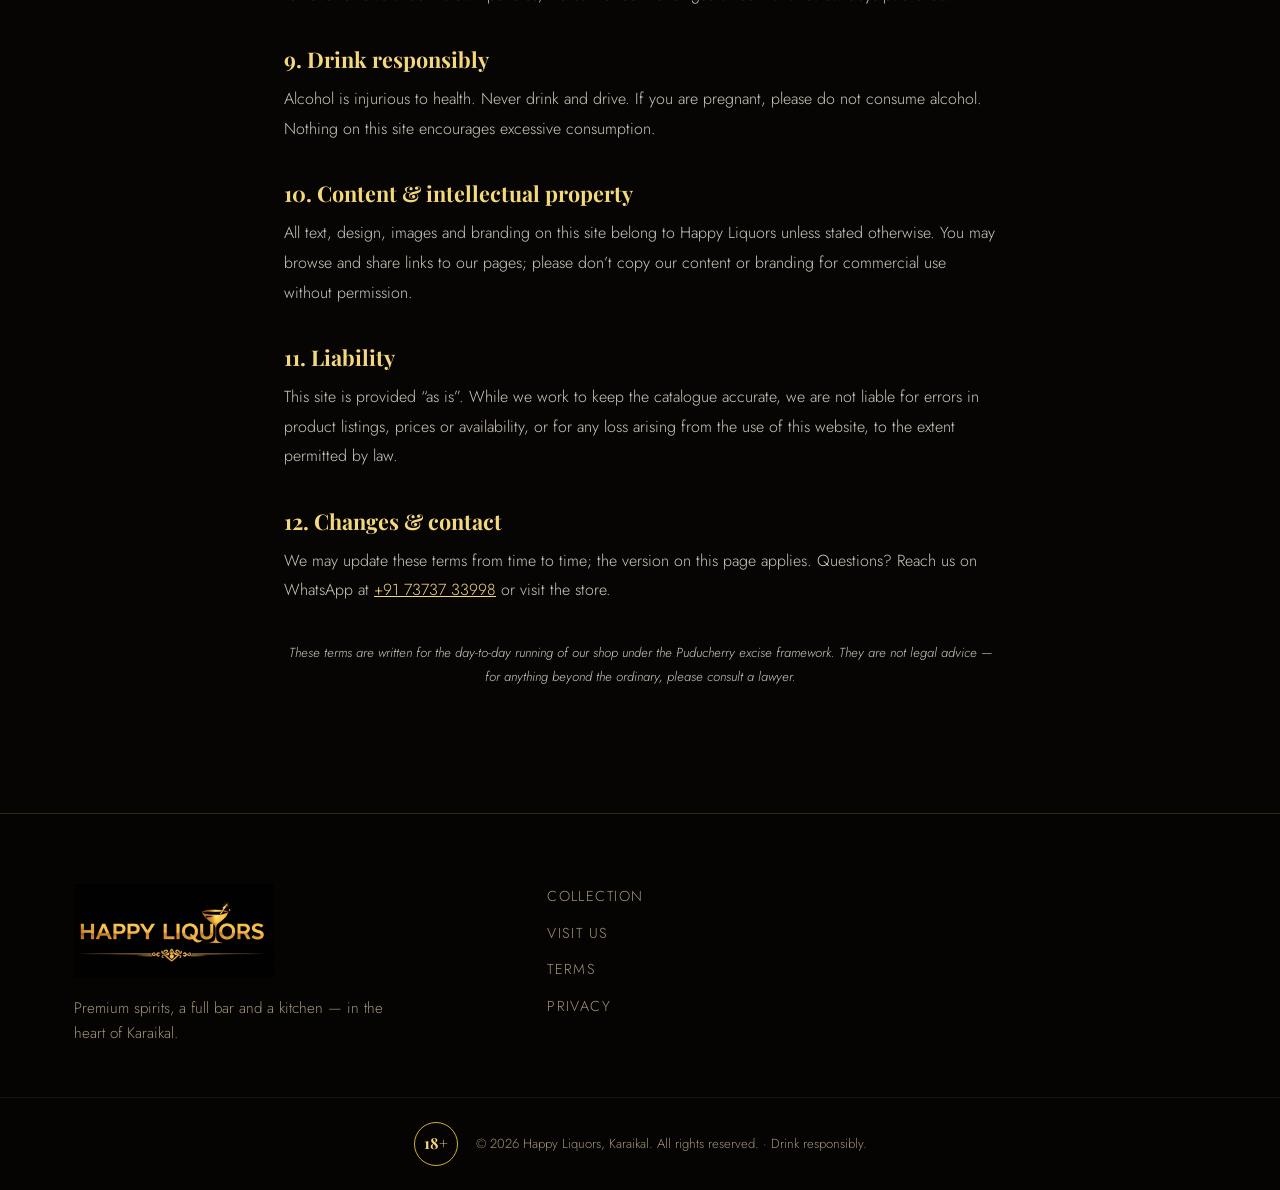
<file: terms.html>
<!DOCTYPE html>
<html lang="en">
<head>
<meta charset="UTF-8">
<meta name="viewport" content="width=device-width, initial-scale=1.0">
<title>Terms of Use — Happy Liquors, Karaikal</title>
<meta name="description" content="Terms of use for the Happy Liquors website — 18+ only, WhatsApp ordering, prices, dry days and house rules.">
<link rel="preconnect" href="https://fonts.googleapis.com">
<link rel="preconnect" href="https://fonts.gstatic.com" crossorigin>
<link href="https://fonts.googleapis.com/css2?family=Playfair+Display:ital,wght@0,500;0,600;0,700;0,800;1,500;1,600&family=Jost:wght@300;400;500;600&display=swap" rel="stylesheet">
<link rel="stylesheet" href="styles.css">
<link rel="icon" href="logo.jpg">
</head>
<body>

<header class="nav">
  <a href="index.html" class="nav-brand"><img src="logo.jpg" alt="Happy Liquors"></a>
  <nav class="nav-links">
    <a href="index.html#collection">Collection</a>
    <a href="index.html#offers">Offers</a>
    <a href="index.html#visit" class="nav-cta">Visit Us</a>
  </nav>
  <div class="nav-actions">
    <a href="index.html" class="btn btn-ghost btn-sm">← Back to site</a>
  </div>
</header>

<main class="section legal">
  <div class="wrap narrow">
    <p class="kicker">The fine print</p>
    <h1>Terms of <span class="gold-text">Use</span></h1>
    <p class="legal-updated">Last updated: 2 October 2026</p>

    <h2>1. Who we are</h2>
    <p>Happy Liquors, 29 Bharathiyar Road, near Old Bus Stand, Kilinjalmedu, Karaikal, Puducherry 609602, is a licensed liquor retail vendor operating under the Puducherry Excise Act, 1970 and the rules framed thereunder. This website is our digital shelf — a catalogue of what we stock, with tools to help you choose and to send us an order request on WhatsApp.</p>

    <h2>2. 18+ only</h2>
    <p>Under Section 196(C) of the Puducherry Excise Act, 1970, the sale or supply of liquor to any person below the age of 18 is a punishable offence. You must be 18 years or older to use this website or to purchase from us. We may ask for a valid photo ID at the store, and we will refuse sale where the law requires it.</p>

    <h2>3. What this website does</h2>
    <p>Everything here — the collection, the bottle finder, party packs, offers and the Pour Journal — is for information and order requests only. Nothing on this site is a confirmed sale until the shop confirms it.</p>

    <h2>4. Ordering on WhatsApp</h2>
    <p>Tapping “Order on WhatsApp” composes a chat message to our store number (+91 73737 33998) containing your cart and, if you entered it, your mobile number. This is a <strong>request, not an order confirmation</strong>. The shop will confirm availability, the final price and collection details on WhatsApp. The sale is completed only at our licensed premises during permitted trading hours.</p>

    <h2>5. Prices &amp; availability</h2>
    <p>Prices shown here are indicative and follow the prevailing excise-approved rates; they may change without notice. Availability is subject to stock at the store. If something in your request is unavailable, we will suggest an alternative on WhatsApp.</p>

    <h2>6. Dry days &amp; trading hours</h2>
    <p>We remain closed on dry days notified by the Excise Department — including Gandhi Jayanthi and any day specified by the Deputy Commissioner under Rule 199-A of the Puducherry Excise Rules, 1970, as well as election-related closures. Order requests received on dry days will be taken up on the next working day.</p>

    <h2>7. Right to refuse sale</h2>
    <p>In line with the excise rules, we will not sell liquor to persons below 18 years of age, to persons who appear to be intoxicated, or in any other circumstance where the law prohibits the sale. Our team’s decision at the counter is final.</p>

    <h2>8. Offers &amp; store credit</h2>
    <p>Promotional offers, including the review reward of up to ₹100 in store credit, are at the shop’s discretion and redeemable only on a future visit, on showing the published review at the counter. Google may remove reviews under its own policies; we cannot control or guarantee that a review stays published.</p>

    <h2>9. Drink responsibly</h2>
    <p>Alcohol is injurious to health. Never drink and drive. If you are pregnant, please do not consume alcohol. Nothing on this site encourages excessive consumption.</p>

    <h2>10. Content &amp; intellectual property</h2>
    <p>All text, design, images and branding on this site belong to Happy Liquors unless stated otherwise. You may browse and share links to our pages; please don’t copy our content or branding for commercial use without permission.</p>

    <h2>11. Liability</h2>
    <p>This site is provided “as is”. While we work to keep the catalogue accurate, we are not liable for errors in product listings, prices or availability, or for any loss arising from the use of this website, to the extent permitted by law.</p>

    <h2>12. Changes &amp; contact</h2>
    <p>We may update these terms from time to time; the version on this page applies. Questions? Reach us on WhatsApp at <a href="https://wa.me/917373733998">+91 73737 33998</a> or visit the store.</p>

    <p class="fineprint" style="margin-top:36px">These terms are written for the day-to-day running of our shop under the Puducherry excise framework. They are not legal advice — for anything beyond the ordinary, please consult a lawyer.</p>
  </div>
</main>

<footer class="footer">
  <div class="wrap footer-grid">
    <div>
      <img src="logo.jpg" alt="Happy Liquors" class="footer-logo">
      <p class="footer-tag">Premium spirits, a full bar and a kitchen — in the heart of Karaikal.</p>
    </div>
    <div class="footer-links">
      <a href="index.html#collection">Collection</a>
      <a href="index.html#visit">Visit Us</a>
      <a href="terms.html">Terms</a>
      <a href="privacy.html">Privacy</a>
    </div>
  </div>
  <div class="footer-base">
    <span class="age-badge">18+</span>
    <p>&copy; 2026 Happy Liquors, Karaikal. All rights reserved. &middot; Drink responsibly.</p>
  </div>
</footer>

</body>
</html>
</file>
<file: styles.css>
/* ═══════════════ THE VAULT — Happy Liquors ═══════════════ */
:root{
  --bg:#070503;
  --bg2:#0d0a06;
  --bg3:#14100a;
  --gold:#d4af37;
  --gold-hi:#f3d97b;
  --gold-deep:#8a6d1f;
  --amber:#e8930c;
  --cream:#f2e8d5;
  --muted:#a2937a;
  --line:rgba(212,175,55,.22);
  --serif:'Playfair Display',Georgia,serif;
  --sans:'Jost',system-ui,sans-serif;
}
*{margin:0;padding:0;box-sizing:border-box}
html{scroll-behavior:smooth}
body{
  background:var(--bg);
  color:var(--cream);
  font-family:var(--sans);
  font-weight:300;
  line-height:1.7;
  overflow-x:hidden;
  -webkit-font-smoothing:antialiased;
}
::selection{background:var(--gold);color:#000}
img{max-width:100%;display:block}
a{color:inherit}
.wrap{max-width:1180px;margin:0 auto;padding:0 24px}
.wrap.narrow{max-width:820px}
.section{padding:110px 0;position:relative}
.center{text-align:center;margin-top:36px}

/* ── typography ── */
h1,h2,h3,h4{font-family:var(--serif);font-weight:700;line-height:1.15}
h2{font-size:clamp(2.2rem,5vw,3.6rem);margin:14px 0 10px}
h3{font-size:clamp(1.4rem,3vw,2rem)}
.gold-text{
  background:linear-gradient(105deg,#8a6d1f 0%,#d4af37 25%,#f7e08b 50%,#d4af37 75%,#8a6d1f 100%);
  background-size:200% auto;
  -webkit-background-clip:text;background-clip:text;color:transparent;
  animation:sheen 6s linear infinite;
}
@keyframes sheen{to{background-position:200% center}}
.kicker{
  text-transform:uppercase;letter-spacing:.35em;font-size:.72rem;
  color:var(--gold);font-weight:500;
}
.section-sub{color:var(--muted);max-width:640px;font-size:1.05rem}

/* ── buttons ── */
.btn{
  display:inline-block;padding:15px 34px;border-radius:2px;
  font-family:var(--sans);font-weight:500;letter-spacing:.14em;text-transform:uppercase;
  font-size:.78rem;text-decoration:none;cursor:pointer;border:1px solid transparent;
  transition:transform .35s cubic-bezier(.2,.8,.2,1),box-shadow .35s,background .35s,color .35s;
}
.btn-gold{
  background:linear-gradient(135deg,#b8912c,#e9c958 50%,#b8912c);color:#1a1206;
  box-shadow:0 8px 30px rgba(212,175,55,.25);
}
.btn-gold:hover{transform:translateY(-3px);box-shadow:0 14px 40px rgba(212,175,55,.4)}
.btn-ghost{border-color:var(--line);color:var(--gold-hi);background:rgba(212,175,55,.04)}
.btn-ghost:hover{transform:translateY(-3px);border-color:var(--gold);background:rgba(212,175,55,.1)}
.btn-sm{padding:11px 24px;font-size:.7rem}

/* ── age gate ── */
.age-gate{
  position:fixed;inset:0;z-index:200;display:flex;align-items:center;justify-content:center;
  background:rgba(4,3,1,.72);backdrop-filter:blur(14px);-webkit-backdrop-filter:blur(14px);
  transition:opacity .6s,visibility .6s;padding:20px;
}
.age-gate.hidden{opacity:0;visibility:hidden;pointer-events:none}
.age-card{
  max-width:460px;text-align:center;background:linear-gradient(160deg,#100c07,#0a0805);
  border:1px solid var(--line);padding:52px 44px;border-radius:6px;
  box-shadow:0 40px 120px rgba(0,0,0,.8),inset 0 0 80px rgba(212,175,55,.05);
}
.age-logo{width:230px;margin:0 auto 26px;filter:drop-shadow(0 6px 24px rgba(212,175,55,.25))}
.age-card h2{font-size:2rem;margin:12px 0 8px}
.age-sub{color:var(--muted);font-size:.95rem;margin-bottom:28px}
.age-actions{display:flex;gap:14px;justify-content:center;flex-wrap:wrap}
.age-note{margin-top:26px;font-size:.75rem;letter-spacing:.12em;text-transform:uppercase;color:var(--muted)}

/* ── nav ── */
.nav{
  position:fixed;top:0;left:0;right:0;z-index:100;
  display:flex;align-items:center;justify-content:space-between;
  padding:14px 34px;transition:background .4s,box-shadow .4s,padding .4s;
}
.nav.scrolled{background:rgba(7,5,3,.88);backdrop-filter:blur(12px);-webkit-backdrop-filter:blur(12px);box-shadow:0 10px 40px rgba(0,0,0,.5);padding:10px 34px}
.nav-brand img{height:44px;width:auto}
.nav-links{display:flex;gap:34px;align-items:center}
.nav-links a{
  text-decoration:none;font-size:.8rem;letter-spacing:.18em;text-transform:uppercase;
  color:var(--cream);position:relative;padding:4px 0;
}
.nav-links a::after{
  content:'';position:absolute;left:0;bottom:0;height:1px;width:0;
  background:var(--gold);transition:width .35s;
}
.nav-links a:hover::after{width:100%}
.nav-links a:hover{color:var(--gold-hi)}
.nav-cta{border:1px solid var(--line);padding:10px 22px !important;border-radius:2px}
.nav-cta::after{display:none}
.nav-cta:hover{background:rgba(212,175,55,.12)}
.nav-toggle{display:none;flex-direction:column;gap:6px;background:none;border:none;cursor:pointer;padding:8px}
.nav-toggle span{width:26px;height:2px;background:var(--gold);transition:.3s}
.mobile-menu{
  position:fixed;top:0;right:-100%;width:min(320px,80vw);height:100vh;z-index:99;
  background:#0c0906;border-left:1px solid var(--line);
  display:flex;flex-direction:column;gap:8px;padding:110px 40px;transition:right .45s cubic-bezier(.2,.8,.2,1);
}
.mobile-menu.open{right:0}
.mobile-menu a{text-decoration:none;font-family:var(--serif);font-size:1.5rem;padding:10px 0;border-bottom:1px solid rgba(212,175,55,.12)}

/* ── hero ── */
.hero{position:relative;min-height:100vh;display:flex;align-items:center;overflow:hidden}
#gl{position:absolute;inset:0;width:100%;height:100%}
.hero-shade{
  position:absolute;inset:0;pointer-events:none;
  background:radial-gradient(ellipse 90% 70% at 30% 45%,transparent 30%,rgba(7,5,3,.55) 75%,var(--bg) 100%),
             linear-gradient(to top,var(--bg) 2%,transparent 30%);
}
.hero-inner{position:relative;z-index:2;max-width:1180px;margin:0 auto;padding:120px 24px 80px;width:100%}
.hero-kicker{margin-bottom:22px}
.hero-title{font-size:clamp(3rem,9vw,7rem);line-height:1.02;letter-spacing:.01em}
.hero-sub{max-width:560px;color:var(--muted);font-size:1.12rem;margin:26px 0 36px}
.hero-actions{display:flex;gap:16px;flex-wrap:wrap}
.scroll-hint{position:absolute;bottom:30px;left:50%;transform:translateX(-50%);z-index:2;opacity:.7}
.scroll-hint span{display:block;width:24px;height:40px;border:1px solid var(--gold);border-radius:14px;position:relative}
.scroll-hint span::after{
  content:'';position:absolute;top:8px;left:50%;width:4px;height:8px;margin-left:-2px;border-radius:2px;
  background:var(--gold);animation:wheel 1.8s ease-in-out infinite;
}
@keyframes wheel{0%{opacity:1;transform:translateY(0)}70%{opacity:0;transform:translateY(12px)}100%{opacity:0}}

/* ── marquee ── */
.marquee{border-top:1px solid var(--line);border-bottom:1px solid var(--line);overflow:hidden;background:var(--bg2);padding:18px 0}
.marquee-track{display:flex;gap:44px;width:max-content;animation:scrollX 30s linear infinite;align-items:center}
.marquee-track span{font-family:var(--serif);font-style:italic;font-size:1.25rem;color:var(--gold-hi);white-space:nowrap}
.marquee-track i{color:var(--gold-deep);font-style:normal;font-size:.9rem}
@keyframes scrollX{to{transform:translateX(-50%)}}

/* ── stats ── */
.stats{
  display:grid;grid-template-columns:repeat(3,1fr);max-width:1180px;margin:0 auto;
  padding:70px 24px;gap:20px;text-align:center;
}
.stat-num{
  font-family:var(--serif);font-size:clamp(2.6rem,6vw,4.2rem);font-weight:800;
  background:linear-gradient(105deg,#8a6d1f,#f3d97b,#8a6d1f);-webkit-background-clip:text;background-clip:text;color:transparent;
  display:block;line-height:1.1;
}
.stat-label{color:var(--muted);font-size:.85rem;letter-spacing:.14em;text-transform:uppercase}

/* ── divider ornament ── */
.divider{display:flex;align-items:center;gap:18px;max-width:1180px;margin:0 auto;padding:0 24px;opacity:.8}
.divider span{flex:1;height:1px;background:linear-gradient(90deg,transparent,var(--line),transparent)}
.divider i{color:var(--gold);font-style:normal}

/* ── collection ── */
.collection{background:linear-gradient(180deg,var(--bg) 0%,var(--bg2) 100%)}
.collection-tools{display:flex;flex-wrap:wrap;gap:18px;align-items:center;justify-content:space-between;margin:34px 0 8px}
.cat-tabs{display:flex;flex-wrap:wrap;gap:10px}
.cat-tab{
  background:transparent;border:1px solid var(--line);color:var(--muted);
  padding:10px 20px;border-radius:100px;font-family:var(--sans);font-size:.78rem;
  letter-spacing:.12em;text-transform:uppercase;cursor:pointer;transition:.3s;
}
.cat-tab:hover{color:var(--gold-hi);border-color:var(--gold)}
.cat-tab.active{background:linear-gradient(135deg,#b8912c,#e9c958);color:#1a1206;border-color:transparent;font-weight:600}
.price-tabs{display:flex;flex-wrap:wrap;gap:10px;margin:14px 0 4px}
.price-tab{
  background:transparent;border:1px dashed rgba(212,175,55,.35);color:var(--muted);
  padding:7px 18px;border-radius:100px;font-family:var(--sans);font-size:.72rem;
  letter-spacing:.12em;text-transform:uppercase;cursor:pointer;transition:.3s;
}
.price-tab:hover{color:var(--gold-hi);border-color:var(--gold);border-style:solid}
.price-tab.active{background:rgba(212,175,55,.16);color:var(--gold-hi);border-color:var(--gold);border-style:solid}
.finder-hint{color:var(--muted);font-size:.95rem;margin:16px 0 0;max-width:72ch;line-height:1.65}
.finder-hint strong{color:var(--gold-hi);font-weight:600}
.stock-search{
  background:rgba(212,175,55,.05);border:1px solid var(--line);color:var(--cream);
  padding:12px 20px;border-radius:100px;font-family:var(--sans);font-size:.9rem;
  min-width:250px;outline:none;transition:.3s;
}
.stock-search:focus{border-color:var(--gold);box-shadow:0 0 0 3px rgba(212,175,55,.12)}
.stock-search::placeholder{color:var(--muted)}
.stock-count{color:var(--muted);font-size:.85rem;letter-spacing:.1em;margin:14px 0 22px}
.stock-grid{display:grid;grid-template-columns:repeat(auto-fill,minmax(240px,1fr));gap:18px;perspective:1200px}
.stock-card{
  background:linear-gradient(160deg,#12100a,#0a0805);
  border:1px solid rgba(212,175,55,.14);border-radius:6px;padding:24px 22px;
  transition:transform .25s ease,border-color .35s,box-shadow .35s;
  transform-style:preserve-3d;position:relative;overflow:hidden;
}
.stock-card::before{
  content:'';position:absolute;top:0;left:0;right:0;height:2px;
  background:linear-gradient(90deg,transparent,var(--gold),transparent);
  opacity:0;transition:opacity .35s;
}
.stock-card:hover{border-color:var(--gold);box-shadow:0 18px 50px rgba(0,0,0,.6),0 0 30px rgba(212,175,55,.08)}
.stock-card:hover::before{opacity:1}
.stock-cat{font-size:.68rem;letter-spacing:.24em;text-transform:uppercase;color:var(--gold)}
.stock-name{font-family:var(--serif);font-size:1.18rem;margin:10px 0 6px;line-height:1.35}
.stock-pack{color:var(--muted);font-size:.85rem}
.stock-price{color:var(--gold-hi);font-family:var(--serif);font-size:1.05rem;margin-top:8px}
.card-foot{display:flex;align-items:center;justify-content:space-between;margin-top:14px;gap:10px}
.card-foot .stock-price{margin:0}
.add-btn{background:transparent;border:1px solid var(--gold);color:var(--gold);border-radius:20px;padding:7px 22px;font-size:.78rem;letter-spacing:.16em;text-transform:uppercase;cursor:pointer;transition:.25s;font-family:var(--sans)}
.add-btn:hover{background:var(--gold);color:#0a0805}
.stepper{display:flex;align-items:center;gap:10px;border:1px solid rgba(212,175,55,.4);border-radius:20px;padding:3px 8px}
.stepper button{background:none;border:0;color:var(--gold);font-size:1.2rem;cursor:pointer;width:28px;height:28px;line-height:1;border-radius:50%;transition:.2s}
.stepper button:hover{background:rgba(212,175,55,.15);color:var(--gold-hi)}
.stepper span{min-width:22px;text-align:center;font-weight:600;color:var(--cream)}

/* ── legal pages ── */
.legal{padding-top:140px}
.legal h1{font-family:var(--serif);font-size:clamp(2.2rem,5vw,3.4rem);margin:0 0 8px;color:var(--cream)}
.legal-updated{color:var(--muted);font-size:.85rem;letter-spacing:.08em;margin:0 0 40px}
.legal h2{font-family:var(--serif);font-size:1.35rem;color:var(--gold-hi);margin:38px 0 12px}
.legal p{color:#cfc9bd;line-height:1.85;margin:0 0 14px}
.legal p strong{color:var(--cream)}
.legal ul{color:#cfc9bd;line-height:1.85;margin:0 0 14px;padding-left:22px}
.legal li{margin-bottom:8px}
.legal a{color:var(--gold-hi)}
.legal .wrap.narrow{max-width:760px}

/* ── language toggle ── */
.lang-btn{
  background:transparent;border:1px solid rgba(212,175,55,.4);color:var(--gold);
  border-radius:20px;padding:9px 18px;font-size:.8rem;letter-spacing:.06em;cursor:pointer;
  font-family:var(--sans);transition:.25s;flex:none;
}
.lang-btn:hover{border-color:var(--gold);color:var(--gold-hi);box-shadow:0 0 18px rgba(212,175,55,.2)}

/* ── cart button in header ── */
.nav-actions{display:flex;align-items:center;gap:14px;margin-left:28px}
.nav-links{margin-left:auto}
.cart-btn{position:relative;background:none;border:1px solid rgba(212,175,55,.4);border-radius:50%;width:42px;height:42px;display:flex;align-items:center;justify-content:center;color:var(--gold);cursor:pointer;transition:.25s;flex:none;padding:0}
.cart-btn:hover{border-color:var(--gold);color:var(--gold-hi);box-shadow:0 0 18px rgba(212,175,55,.25)}
.cart-btn svg{width:20px;height:20px}
.cart-count{position:absolute;top:-7px;right:-7px;background:var(--gold);color:#0a0805;font-size:.68rem;font-weight:700;min-width:20px;height:20px;border-radius:10px;display:flex;align-items:center;justify-content:center;padding:0 5px;font-family:var(--sans)}

/* ── cart drawer ── */
.cart-overlay{position:fixed;inset:0;background:rgba(0,0,0,.65);backdrop-filter:blur(2px);opacity:0;visibility:hidden;transition:.35s;z-index:200}
.cart-overlay.show{opacity:1;visibility:visible}
.cart-drawer{position:fixed;top:0;right:0;height:100%;height:100dvh;width:min(430px,94vw);background:#0d0b07;border-left:1px solid rgba(212,175,55,.28);z-index:201;transform:translateX(105%);transition:transform .45s cubic-bezier(.22,.9,.3,1);display:flex;flex-direction:column;box-shadow:-30px 0 80px rgba(0,0,0,.6)}
.cart-drawer.open{transform:none}
.cart-head{display:flex;align-items:center;justify-content:space-between;padding:20px 22px;border-bottom:1px solid rgba(212,175,55,.15)}
.cart-head h3{font-family:var(--serif);font-size:1.45rem;color:var(--cream);margin:0}
.cart-head-actions{display:flex;align-items:center}
.cart-clear{background:none;border:0;color:var(--muted);font-size:.75rem;letter-spacing:.14em;text-transform:uppercase;cursor:pointer;margin-right:14px;font-family:var(--sans)}
.cart-clear:hover{color:var(--gold-hi)}
.cart-close{background:none;border:0;color:var(--gold);font-size:2rem;cursor:pointer;line-height:1;padding:0 2px}
.cart-close:hover{color:var(--gold-hi)}
.cart-items{flex:1;overflow-y:auto;padding:18px 22px;display:flex;flex-direction:column;gap:12px}
.cart-item{display:grid;grid-template-columns:1fr auto;gap:6px 12px;padding:14px 16px;border:1px solid rgba(212,175,55,.13);border-radius:6px;background:linear-gradient(160deg,#12100a,#0a0805)}
.cart-item-name{font-family:var(--serif);font-size:1rem;line-height:1.35;color:var(--cream);margin:0}
.cart-item-pack{color:var(--muted);font-size:.8rem;margin:4px 0 0}
.cart-item-ctrl{grid-row:span 2;align-self:center}
.cart-item-line{color:var(--gold-hi);font-family:var(--serif);font-size:1.05rem;text-align:right;margin:0;align-self:end}
.cart-empty{text-align:center;padding:64px 12px}
.cart-empty-title{font-family:var(--serif);font-size:1.35rem;margin-bottom:10px;color:var(--cream)}
.cart-foot-wrap{padding:20px 22px 24px;border-top:1px solid rgba(212,175,55,.15);background:#0a0805}
#buyerPhone{width:100%;box-sizing:border-box;background:#12100a;border:1px solid rgba(212,175,55,.22);border-radius:6px;color:var(--cream);padding:12px 14px;font-size:.95rem;margin-bottom:14px;font-family:var(--sans)}
#buyerPhone::placeholder{color:var(--muted)}
#buyerPhone:focus{outline:none;border-color:var(--gold)}
.cart-total{display:flex;justify-content:space-between;align-items:baseline;margin-bottom:16px}
.cart-total span{color:var(--muted);letter-spacing:.16em;text-transform:uppercase;font-size:.78rem}
.cart-total strong{font-family:var(--serif);font-size:1.7rem;color:var(--gold-hi)}
.cart-order{width:100%;text-align:center;box-sizing:border-box}
.cart-order.disabled{opacity:.45;pointer-events:none}
.cart-note{text-align:center;margin:12px 0 0}

/* ── offers ── */
.offer-grid{display:grid;gap:22px;margin-top:8px}
.offer-card{
  position:relative;border:1px solid rgba(212,175,55,.3);border-radius:8px;
  padding:40px 38px;background:linear-gradient(140deg,#181307,#0a0805 65%);
  overflow:hidden;
}
.offer-card::before{
  content:'';position:absolute;top:0;left:0;right:0;height:2px;
  background:linear-gradient(90deg,transparent,var(--gold),transparent);
}
.offer-card::after{
  content:'✦';position:absolute;top:22px;right:28px;color:rgba(212,175,55,.25);font-size:1.6rem;
}
.offer-tag{display:inline-block;font-size:.66rem;letter-spacing:.26em;text-transform:uppercase;color:#1a1206;background:linear-gradient(135deg,#b8912c,#e9c958);padding:6px 15px;border-radius:3px;margin-bottom:18px;font-weight:700}
.offer-card h3{font-family:var(--serif);font-size:1.75rem;margin:0 0 12px;color:var(--cream);line-height:1.3}
.offer-card p{color:var(--muted);max-width:62ch;line-height:1.75;margin:0 0 24px}
@media(max-width:640px){.offer-card{padding:30px 24px}.offer-card h3{font-size:1.4rem}}

/* ── review generator ── */
.review-tool{
  position:fixed;inset:0;z-index:300;display:flex;align-items:center;justify-content:center;
  background:rgba(4,3,1,.82);backdrop-filter:blur(10px);-webkit-backdrop-filter:blur(10px);
  opacity:0;visibility:hidden;transition:.45s;padding:20px;
}
.review-tool.open{opacity:1;visibility:visible}
.review-card{
  background:linear-gradient(165deg,#15110a,#0a0805);border:1px solid var(--line);
  max-width:600px;width:100%;max-height:90vh;max-height:90dvh;overflow-y:auto;border-radius:8px;
  padding:46px 44px;position:relative;box-shadow:0 40px 120px rgba(0,0,0,.8);
  transform:translateY(30px);transition:transform .45s cubic-bezier(.2,.8,.2,1);
}
.review-tool.open .review-card{transform:translateY(0)}
.review-close{
  position:absolute;top:14px;right:20px;background:none;border:none;color:var(--gold);
  font-size:2.2rem;cursor:pointer;line-height:1;transition:.3s;
}
.review-close:hover{transform:rotate(90deg);color:var(--gold-hi)}
.review-progress{display:flex;gap:8px;margin-bottom:26px}
.review-progress i{flex:1;height:3px;border-radius:2px;background:rgba(212,175,55,.18)}
.review-progress i.done{background:var(--gold)}
.review-q{font-family:var(--serif);font-size:1.55rem;color:var(--cream);margin:0 0 8px;line-height:1.35}
.review-hint{color:var(--muted);font-size:.88rem;margin:0 0 22px}
.review-stars{display:flex;gap:10px;margin:6px 0 26px}
.review-stars button{
  background:none;border:0;cursor:pointer;font-size:2.6rem;line-height:1;color:rgba(212,175,55,.22);
  transition:.15s;padding:0;
}
.review-stars button.lit{color:var(--gold);text-shadow:0 0 18px rgba(212,175,55,.5)}
.review-stars button:hover{transform:scale(1.12)}
.review-opts{display:grid;gap:10px;margin-bottom:26px}
.review-opt{
  text-align:left;background:#12100a;border:1px solid rgba(212,175,55,.2);border-radius:6px;
  color:var(--cream);padding:14px 18px;font-size:.98rem;cursor:pointer;transition:.2s;font-family:var(--sans);
}
.review-opt:hover{border-color:var(--gold)}
.review-opt.sel{background:rgba(212,175,55,.14);border-color:var(--gold);color:var(--gold-hi)}
.review-nav{display:flex;justify-content:space-between;gap:12px}
.review-back{background:none;border:1px solid var(--line);color:var(--muted);border-radius:4px;padding:12px 26px;cursor:pointer;font-size:.82rem;letter-spacing:.14em;text-transform:uppercase;font-family:var(--sans);transition:.25s}
.review-back:hover{border-color:var(--gold);color:var(--gold-hi)}
.review-next{flex:1}
.review-next.disabled{opacity:.4;pointer-events:none}
.review-result-label{font-size:.72rem;letter-spacing:.24em;text-transform:uppercase;color:var(--gold);margin:0 0 12px}
#reviewText{
  width:100%;box-sizing:border-box;min-height:150px;background:#12100a;color:var(--cream);
  border:1px solid rgba(212,175,55,.25);border-radius:6px;padding:16px;font-size:1rem;line-height:1.65;
  font-family:var(--sans);resize:vertical;margin-bottom:16px;
}
#reviewText:focus{outline:none;border-color:var(--gold)}
.review-actions{display:grid;grid-template-columns:1fr 1fr;gap:12px;margin-bottom:14px}
.review-copy{background:transparent;border:1px solid var(--gold);color:var(--gold);border-radius:4px;padding:14px;cursor:pointer;font-size:.82rem;letter-spacing:.14em;text-transform:uppercase;font-family:var(--sans);transition:.25s}
.review-copy:hover{background:rgba(212,175,55,.12)}
.review-again{background:none;border:0;color:var(--muted);cursor:pointer;font-size:.82rem;letter-spacing:.1em;text-transform:uppercase;font-family:var(--sans);padding:10px}
.review-again:hover{color:var(--gold-hi)}
@media(max-width:640px){.review-card{padding:38px 24px}.review-q{font-size:1.3rem}.review-actions{grid-template-columns:1fr}}

/* ── party packs ── */
.pack-grid{display:grid;grid-template-columns:repeat(auto-fit,minmax(300px,1fr));gap:22px;margin-top:8px}
.pack-card{
  position:relative;border:1px solid rgba(212,175,55,.28);border-radius:8px;
  padding:34px 30px;background:linear-gradient(150deg,#15110a,#0a0805 70%);
  overflow:hidden;display:flex;flex-direction:column;
}
.pack-card::before{
  content:'';position:absolute;top:0;left:0;right:0;height:2px;
  background:linear-gradient(90deg,transparent,var(--gold),transparent);
}
.pack-card h3{font-family:var(--serif);font-size:1.5rem;margin:0 0 10px;color:var(--cream)}
.pack-desc{color:var(--muted);line-height:1.7;margin:0 0 20px;font-size:.95rem}
.pack-items{list-style:none;padding:0;margin:0 0 22px;display:flex;flex-direction:column;gap:10px}
.pack-items li{display:flex;justify-content:space-between;align-items:baseline;gap:12px;font-size:.9rem}
.pack-items li span{color:var(--cream)}
.pack-items li strong{color:var(--gold-hi);font-family:var(--serif);white-space:nowrap}
.pack-foot{margin-top:auto;display:flex;align-items:center;justify-content:space-between;gap:12px;border-top:1px dashed rgba(212,175,55,.2);padding-top:20px}
.pack-total{margin:0;color:var(--muted);font-size:.8rem;letter-spacing:.12em;text-transform:uppercase}
.pack-total strong{display:block;font-family:var(--serif);font-size:1.5rem;color:var(--gold-hi);letter-spacing:0;margin-top:4px}

/* ── finder results ── */
.find-results{display:grid;gap:14px;margin-bottom:8px}
.find-card{border:1px solid rgba(212,175,55,.2);border-radius:6px;padding:20px;background:#12100a}
.find-card h4{font-family:var(--serif);font-size:1.15rem;margin:8px 0 4px;color:var(--cream);line-height:1.35}
.find-card .stock-pack{margin:0}

/* ── order history in drawer ── */
.order-history{padding:4px 22px 14px;border-top:1px solid rgba(212,175,55,.12);max-height:220px;overflow-y:auto}
.hist-title{font-size:.7rem;letter-spacing:.24em;text-transform:uppercase;color:var(--gold);margin:14px 0 6px}
.hist-row{display:flex;align-items:center;justify-content:space-between;gap:10px;padding:10px 0;border-bottom:1px dashed rgba(212,175,55,.15);font-size:.85rem;color:var(--muted)}
.hist-row:last-child{border-bottom:0}
.hist-reorder{background:transparent;border:1px solid var(--gold);color:var(--gold);border-radius:16px;padding:6px 16px;font-size:.7rem;letter-spacing:.12em;text-transform:uppercase;cursor:pointer;font-family:var(--sans);transition:.25s;flex:none}
.hist-reorder:hover{background:var(--gold);color:#0a0805}
.fineprint{margin-top:34px;color:var(--muted);font-size:.82rem;font-style:italic;text-align:center}

/* ── bar & kitchen ── */
.bk-grid{display:grid;grid-template-columns:1fr 1fr;gap:50px;align-items:center;margin:50px 0 60px}
.bk-photo{border-radius:8px;overflow:hidden;border:1px solid var(--line);box-shadow:0 30px 80px rgba(0,0,0,.6)}
.bk-photo img{width:100%;height:100%;object-fit:cover;aspect-ratio:4/3;transition:transform 1.2s cubic-bezier(.2,.8,.2,1)}
.bk-photo:hover img{transform:scale(1.05)}
.bk-copy h3{font-size:clamp(1.8rem,4vw,2.8rem);margin-bottom:18px}
.bk-copy h3 em{color:var(--gold-hi)}
.bk-copy p{color:var(--muted);font-size:1.05rem}
.pair-grid{display:grid;grid-template-columns:repeat(3,1fr);gap:20px;perspective:1200px}
.pair-card{
  background:linear-gradient(160deg,#12100a,#0a0805);border:1px solid rgba(212,175,55,.14);
  border-radius:6px;padding:30px 26px;transition:transform .25s ease,border-color .35s,box-shadow .35s;
  transform-style:preserve-3d;
}
.pair-card:hover{border-color:var(--gold);box-shadow:0 18px 50px rgba(0,0,0,.6)}
.pair-no{font-family:var(--serif);color:var(--gold-deep);font-size:.95rem;letter-spacing:.2em}
.pair-card h4{font-size:1.35rem;margin:8px 0 4px}
.pair-with{color:var(--gold-hi);font-family:var(--serif);font-style:italic;font-size:1.05rem;margin-bottom:12px}
.pair-card p:last-child{color:var(--muted);font-size:.93rem}

/* ── journal ── */
.journal{background:linear-gradient(180deg,var(--bg2),var(--bg))}
.journal-grid{display:grid;grid-template-columns:repeat(4,1fr);gap:20px;margin-top:50px;perspective:1200px}
.j-card{
  background:linear-gradient(160deg,#14110a,#0a0805);border:1px solid rgba(212,175,55,.14);
  border-radius:6px;padding:32px 26px;cursor:pointer;min-height:300px;
  display:flex;flex-direction:column;justify-content:flex-end;position:relative;overflow:hidden;
  transition:transform .25s ease,border-color .35s,box-shadow .35s;transform-style:preserve-3d;
}
.j-card::after{
  content:'';position:absolute;inset:0;pointer-events:none;
  background:radial-gradient(circle at 80% 10%,rgba(232,147,12,.14),transparent 55%);
}
.j-card:hover{border-color:var(--gold);box-shadow:0 18px 50px rgba(0,0,0,.6)}
.j-num{font-family:var(--serif);color:var(--gold-deep);letter-spacing:.25em;font-size:.85rem}
.j-card h3{font-size:1.7rem;margin:10px 0}
.j-card p{color:var(--muted);font-size:.92rem;flex:0}
.j-link{margin-top:18px;color:var(--gold-hi);font-size:.78rem;letter-spacing:.2em;text-transform:uppercase}
.j-link::after{content:' →';transition:.3s}
.j-card:hover .j-link::after{margin-left:6px}

/* ── reader ── */
.reader{
  position:fixed;inset:0;z-index:150;display:flex;align-items:center;justify-content:center;
  background:rgba(4,3,1,.8);backdrop-filter:blur(10px);-webkit-backdrop-filter:blur(10px);
  opacity:0;visibility:hidden;transition:.45s;padding:20px;
}
.reader.open{opacity:1;visibility:visible}
.reader-card{
  background:linear-gradient(165deg,#131009,#0a0805);border:1px solid var(--line);
  max-width:760px;width:100%;max-height:88vh;overflow-y:auto;border-radius:8px;
  padding:60px 56px;position:relative;box-shadow:0 40px 120px rgba(0,0,0,.8);
  transform:translateY(30px);transition:transform .45s cubic-bezier(.2,.8,.2,1);
}
.reader.open .reader-card{transform:translateY(0)}
.reader-close{
  position:absolute;top:18px;right:22px;background:none;border:none;color:var(--gold);
  font-size:2.2rem;cursor:pointer;line-height:1;transition:.3s;
}
.reader-close:hover{transform:rotate(90deg)}
.reader-body h2{font-size:clamp(2rem,5vw,3rem);margin:10px 0 6px}
.reader-body .kicker{margin-bottom:4px}
.reader-body h4{color:var(--gold-hi);font-size:1.25rem;margin:34px 0 10px;letter-spacing:.02em}
.reader-body p{color:#d8cdb4;margin-bottom:14px;font-size:1rem}
.reader-body ul{margin:0 0 16px 20px;color:#d8cdb4}
.reader-body li{margin-bottom:8px}
.reader-body .pair-box{
  border:1px solid var(--line);border-radius:6px;padding:20px 24px;margin:26px 0;
  background:rgba(212,175,55,.05);
}
.reader-body .pair-box strong{color:var(--gold-hi);font-family:var(--serif);font-size:1.1rem}

/* ── faq ── */
.faq-list{margin-top:44px;display:flex;flex-direction:column;gap:14px}
.faq-item{border:1px solid rgba(212,175,55,.16);border-radius:6px;background:linear-gradient(160deg,#100d08,#0a0805);overflow:hidden;transition:border-color .35s}
.faq-item.open{border-color:var(--gold);box-shadow:0 0 40px rgba(212,175,55,.07)}
.faq-q{
  width:100%;background:none;border:none;color:var(--cream);text-align:left;
  font-family:var(--serif);font-size:1.15rem;padding:22px 26px;cursor:pointer;
  display:flex;justify-content:space-between;align-items:center;gap:16px;
}
.faq-q .fx{color:var(--gold);font-size:1.6rem;line-height:1;transition:transform .4s;flex-shrink:0}
.faq-item.open .fx{transform:rotate(45deg)}
.faq-a{max-height:0;overflow:hidden;transition:max-height .5s cubic-bezier(.2,.8,.2,1)}
.faq-a p{padding:0 26px 24px;color:var(--muted);font-size:.98rem}

/* ── responsible ── */
.responsible{background:linear-gradient(135deg,#171106,#0c0906);border-top:1px solid var(--line);border-bottom:1px solid var(--line);padding:70px 0;text-align:center}
.responsible h3{font-size:clamp(1.8rem,4vw,2.6rem);margin:12px 0 14px}
.responsible p{color:var(--muted);max-width:680px;margin:0 auto}

/* ── visit ── */
.visit-grid{display:grid;grid-template-columns:1fr 1fr;gap:40px;margin-top:50px;align-items:stretch}
.visit-card{
  background:linear-gradient(160deg,#12100a,#0a0805);border:1px solid var(--line);
  border-radius:8px;padding:44px 40px;
}
.visit-card h3{font-size:1.8rem;margin-bottom:16px}
.visit-addr{color:#d8cdb4;font-size:1.05rem;margin-bottom:18px}
.visit-hours{color:var(--muted);margin-bottom:30px}
.visit-hours strong{color:var(--gold-hi);font-weight:500}
.visit-actions{display:flex;gap:14px;flex-wrap:wrap;margin-bottom:22px}
.visit-call{color:var(--gold);font-size:.85rem;letter-spacing:.14em;text-transform:uppercase;text-decoration:none;border-bottom:1px solid var(--line);padding-bottom:3px;transition:.3s}
.visit-call:hover{color:var(--gold-hi);border-color:var(--gold)}
.visit-map{border-radius:8px;overflow:hidden;border:1px solid var(--line);min-height:380px;box-shadow:0 30px 80px rgba(0,0,0,.6)}
.visit-map iframe{width:100%;height:100%;min-height:380px;border:0;filter:grayscale(1) sepia(.28) hue-rotate(-15deg) saturate(1.6) brightness(.92)}
.map-fallback{margin:12px 0 0;text-align:center}
.map-fallback a{color:var(--gold);font-size:.82rem;letter-spacing:.14em;text-transform:uppercase;text-decoration:none;border-bottom:1px solid var(--gold-dim)}
.map-fallback a:hover{color:var(--gold-hi)}

/* ── footer ── */
.footer{border-top:1px solid var(--line);background:#050402;padding:70px 0 0}
.footer-grid{display:grid;grid-template-columns:1.4fr 1fr 1fr;gap:40px;padding-bottom:50px}
.footer-logo{width:200px;margin-bottom:18px}
.footer-tag{color:var(--muted);font-size:.95rem;max-width:320px}
.footer-links{display:flex;flex-direction:column;gap:12px}
.footer-links a{text-decoration:none;color:var(--muted);font-size:.9rem;letter-spacing:.1em;text-transform:uppercase;transition:.3s}
.footer-links a:hover{color:var(--gold-hi);padding-left:6px}
.footer-contact{display:flex;gap:12px;align-items:flex-start;flex-wrap:wrap}
.footer-base{
  border-top:1px solid rgba(212,175,55,.1);padding:24px;display:flex;gap:18px;
  align-items:center;justify-content:center;flex-wrap:wrap;text-align:center;
}
.footer-base p{color:var(--muted);font-size:.82rem}
.age-badge{
  border:1px solid var(--gold);color:var(--gold-hi);border-radius:50%;
  width:44px;height:44px;display:inline-flex;align-items:center;justify-content:center;
  font-family:var(--serif);font-weight:700;font-size:.95rem;flex-shrink:0;
}

/* ── whatsapp float ── */
.wa-float{
  position:fixed;bottom:26px;right:26px;z-index:90;width:58px;height:58px;border-radius:50%;
  background:#1faa53;color:#fff;display:flex;align-items:center;justify-content:center;
  box-shadow:0 12px 34px rgba(31,170,83,.4);transition:transform .3s;
}
.wa-float:hover{transform:scale(1.1) rotate(6deg)}
.wa-float svg{width:30px;height:30px}

/* ── reveal defaults (JS adds .in) ── */
[data-reveal]{opacity:0;transform:translateY(36px)}
[data-reveal].in{opacity:1;transform:none;transition:opacity .9s cubic-bezier(.2,.8,.2,1),transform .9s cubic-bezier(.2,.8,.2,1)}
.no-motion [data-reveal]{opacity:1;transform:none}

/* ── responsive ── */
@media(max-width:1020px){
  .journal-grid{grid-template-columns:repeat(2,1fr)}
  .pair-grid{grid-template-columns:repeat(2,1fr)}
}
@media(max-width:860px){
  .nav-links{display:none}
  .nav-toggle{display:flex}
  .bk-grid,.visit-grid{grid-template-columns:1fr}
  .stats{grid-template-columns:1fr;gap:36px;padding:50px 24px}
  .footer-grid{grid-template-columns:1fr}
  .section{padding:80px 0}
  .reader-card{padding:44px 28px}
}
@media(max-width:560px){
  .journal-grid,.pair-grid{grid-template-columns:1fr}
  .hero-actions .btn{width:100%;text-align:center}
  .age-card{padding:40px 26px}
}
@media(prefers-reduced-motion:reduce){
  *,*::before,*::after{animation-duration:.01ms !important;transition-duration:.01ms !important}
}
</file>
